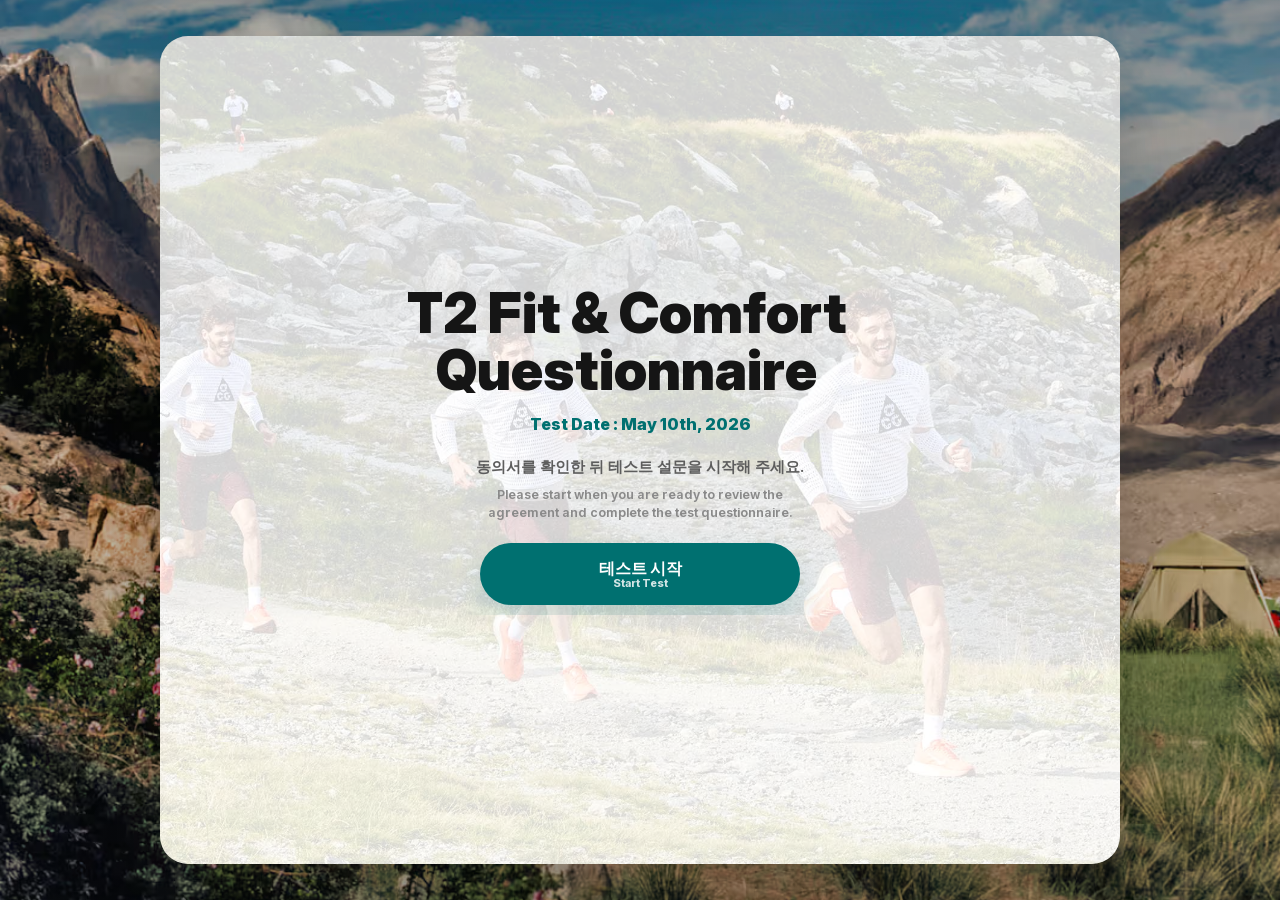
<file: index.html>
<!doctype html>
<html lang="ko">
  <head>
    <meta charset="utf-8">
    <meta name="viewport" content="width=device-width, initial-scale=1, viewport-fit=cover">
    <title>T2 Fit & Comfort Questionnaire</title>
    <link rel="preload" href="./assets/fonts/InterVariable.woff2" as="font" type="font/woff2" crossorigin>
    <link rel="stylesheet" href="./styles.css?v=20260503-plan-b2">
  </head>
  <body>
    <main class="stage" aria-live="polite">
      <section class="phone" aria-label="T2 Fit & Comfort Questionnaire">
        <button class="profile-button" id="settingsButton" type="button" aria-label="Settings" hidden>
          <svg viewBox="0 0 24 24" aria-hidden="true">
            <circle cx="12" cy="8" r="3.2"></circle>
            <path d="M5.6 20c.7-3.4 3.1-5.5 6.4-5.5s5.7 2.1 6.4 5.5"></path>
            <path d="M8 22h8"></path>
          </svg>
        </button>

        <section class="masthead">
          <p class="kicker" id="kicker">T2 Fit & Comfort Questionnaire</p>
          <h1 id="screenTitle"></h1>
          <p class="screen-meta" id="screenMeta" hidden></p>
        </section>

        <section class="content" id="content"></section>

        <footer class="bottom-nav">
          <div class="footer-progress" aria-label="Survey progress">
            <span class="progress-count" id="progressCount">1/29</span>
            <div class="progress-track">
              <span id="progressBar"></span>
            </div>
          </div>
          <div class="nav-actions">
            <button class="fab secondary" id="backButton" type="button" aria-label="Previous">
              <svg viewBox="0 0 24 24" aria-hidden="true">
                <path d="M15 6l-6 6 6 6"></path>
              </svg>
            </button>
            <button class="fab" id="nextButton" type="button" aria-label="Next">
              <svg viewBox="0 0 24 24" aria-hidden="true">
                <path d="M9 6l6 6-6 6"></path>
              </svg>
            </button>
          </div>
        </footer>
      </section>
    </main>

    <dialog class="settings" id="settingsDialog" hidden>
      <form method="dialog" class="settings-form">
        <h2>Submission</h2>
        <label for="flowUrl">Test endpoint URL</label>
        <input id="flowUrl" type="url" autocomplete="off" spellcheck="false">
        <p id="settingsHint">Production uses the Microsoft 365 SharePoint list when opened from SharePoint.</p>
        <menu>
          <button value="cancel" type="submit">Close</button>
          <button id="saveSettings" value="default" type="button">Save</button>
        </menu>
      </form>
    </dialog>

    <script src="./app.js?v=20260503-plan-b2"></script>
  </body>
</html>
</file>
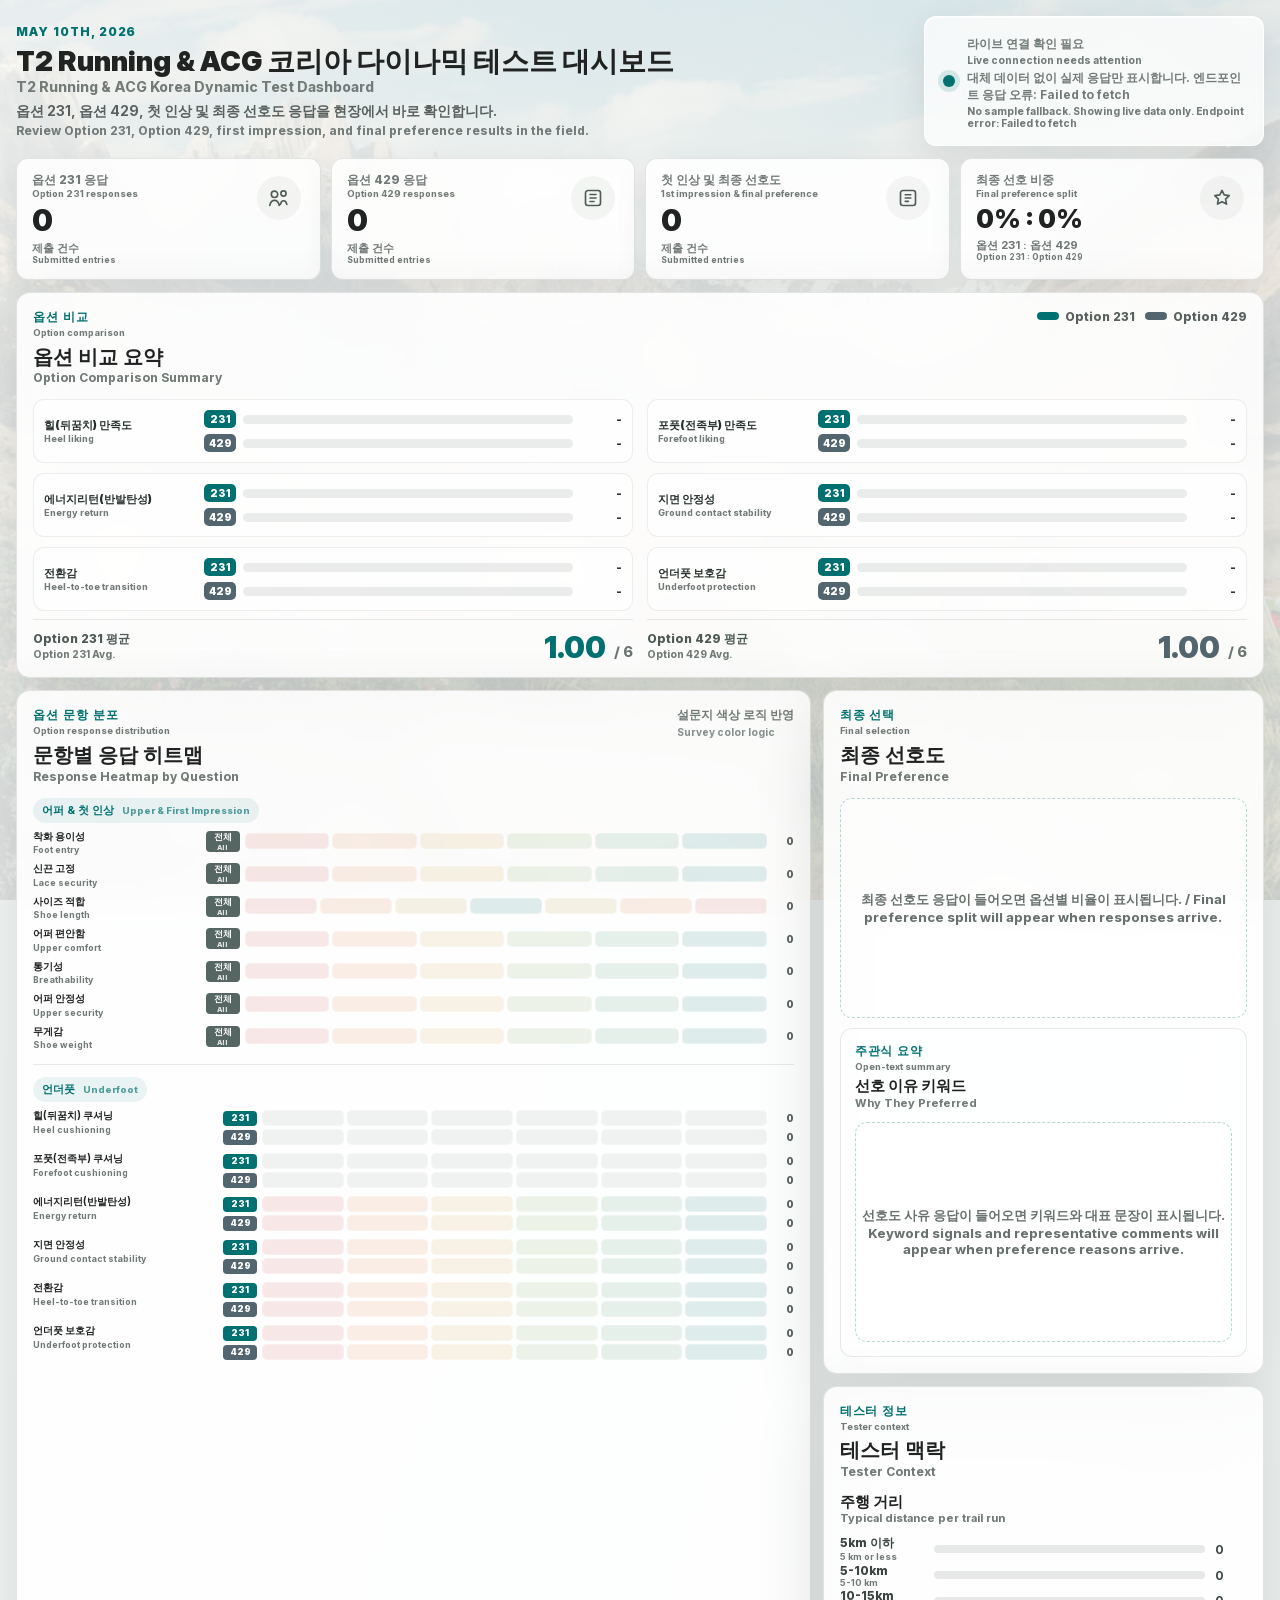
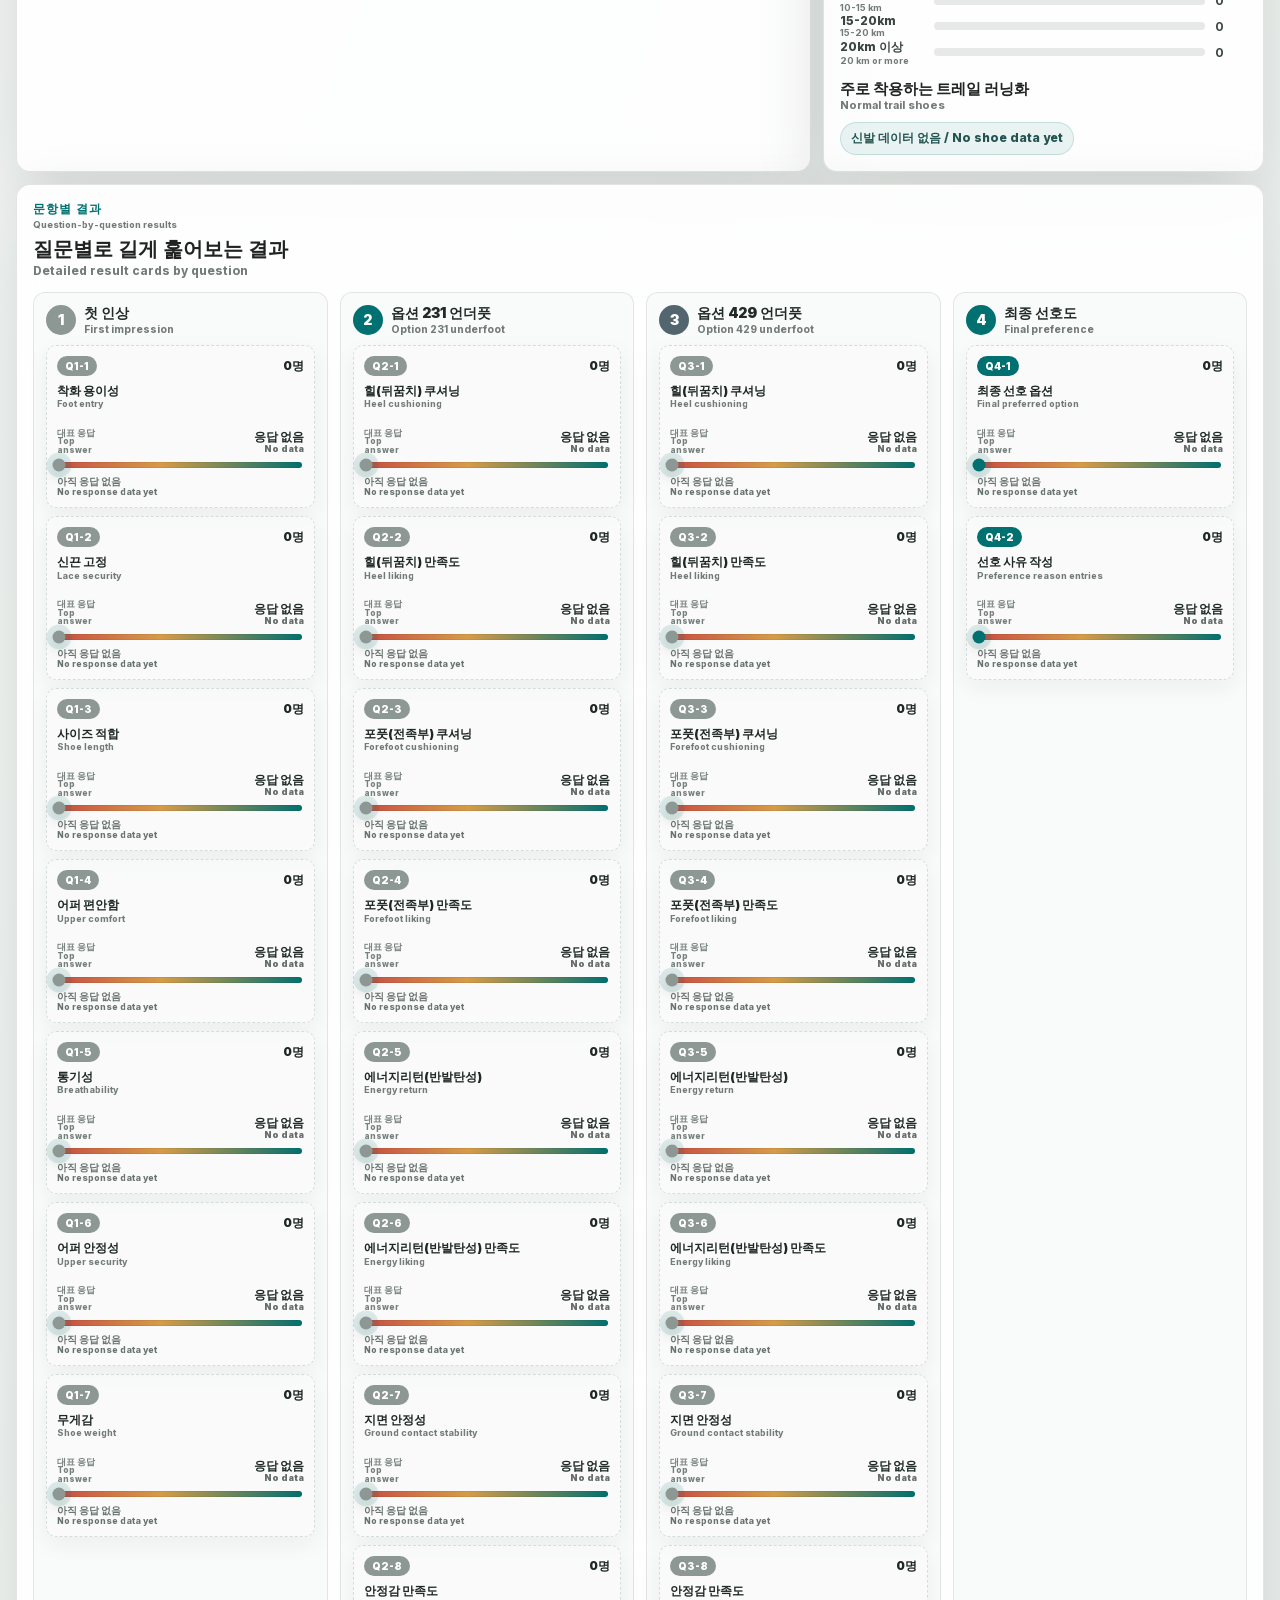
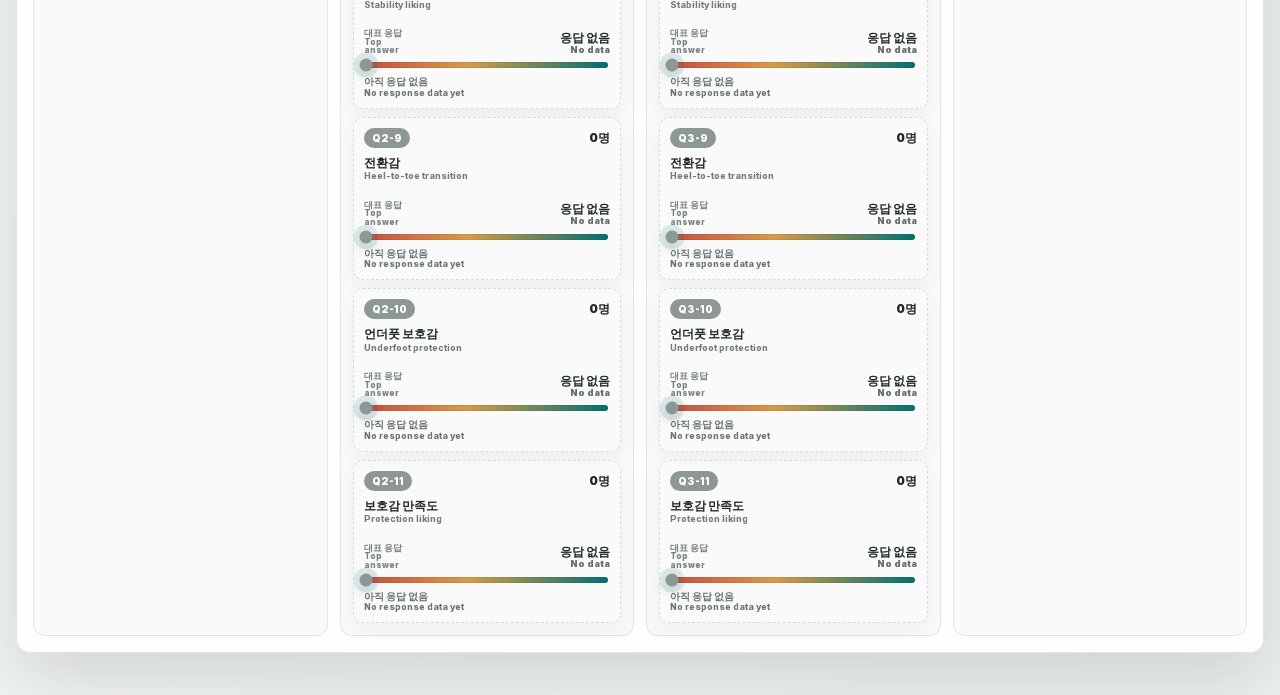
<file: dashboard.html>
<!doctype html>
<html lang="ko">
  <head>
    <meta charset="utf-8">
    <meta name="viewport" content="width=device-width, initial-scale=1, viewport-fit=cover">
    <title>T2 Running & ACG Korea Dynamic Test Dashboard</title>
    <link rel="icon" href="data:,">
    <link rel="preload" href="./assets/fonts/InterVariable.woff2" as="font" type="font/woff2" crossorigin>
    <link rel="stylesheet" href="./dashboard.css?v=20260509-kpi-header">
  </head>
  <body>
    <main class="dashboard-shell">
      <header class="dashboard-hero">
        <div class="hero-copy">
          <p class="eyebrow">May 10th, 2026</p>
          <h1>
            <span>T2 Running &amp; ACG 코리아 다이나믹 테스트 대시보드</span>
            <small>T2 Running &amp; ACG Korea Dynamic Test Dashboard</small>
          </h1>
          <p class="hero-note">
            <span>옵션 231, 옵션 429, 첫 인상 및 최종 선호도 응답을 현장에서 바로 확인합니다.</span>
            <small>Review Option 231, Option 429, first impression, and final preference results in the field.</small>
          </p>
        </div>
        <div class="sync-card" aria-live="polite">
          <span class="sync-dot"></span>
          <div>
            <strong id="sourceLabel">
              <span>Excel Online 데이터 모델 준비됨</span>
              <small>Excel Online data model ready</small>
            </strong>
            <span id="sourceDetail">
              <span>실시간 응답 엔드포인트 연결 대기 중</span>
              <small>Waiting for live response endpoint</small>
            </span>
          </div>
        </div>
      </header>

      <section class="kpi-grid" id="kpiGrid" aria-label="Response overview"></section>

      <section class="dashboard-grid">
        <article class="panel panel-compare">
          <div class="panel-heading">
            <div>
              <p class="section-label"><span>옵션 비교</span><small>Option comparison</small></p>
              <h2><span>옵션 비교 요약</span><small>Option Comparison Summary</small></h2>
            </div>
            <div class="legend" id="optionLegend"></div>
          </div>
          <div class="comparison-wrap" id="comparisonChart"></div>
          <div class="option-summary" id="optionSummary"></div>
        </article>

        <article class="panel panel-heatmap">
          <div class="panel-heading">
            <div>
              <p class="section-label"><span>옵션 문항 분포</span><small>Option response distribution</small></p>
              <h2><span>문항별 응답 히트맵</span><small>Response Heatmap by Question</small></h2>
            </div>
            <span class="muted"><span>설문지 색상 로직 반영</span><small>Survey color logic</small></span>
          </div>
          <div id="heatmap"></div>
        </article>

        <article class="panel panel-preference">
          <div class="panel-heading">
            <div>
              <p class="section-label"><span>최종 선택</span><small>Final selection</small></p>
              <h2><span>최종 선호도</span><small>Final Preference</small></h2>
            </div>
          </div>
          <div id="preferencePanel"></div>
          <div class="reason-block">
            <div>
              <p class="section-label"><span>주관식 요약</span><small>Open-text summary</small></p>
              <h3><span>선호 이유 키워드</span><small>Why They Preferred</small></h3>
            </div>
            <div id="reasonSignals"></div>
          </div>
        </article>

        <article class="panel panel-context">
          <div class="panel-heading">
            <div>
              <p class="section-label"><span>테스터 정보</span><small>Tester context</small></p>
              <h2><span>테스터 맥락</span><small>Tester Context</small></h2>
            </div>
          </div>
          <div id="testerContext"></div>
        </article>
      </section>

      <section class="question-insights-panel" aria-label="Question insight summary">
        <div class="panel-heading">
          <div>
            <p class="section-label"><span>문항별 결과</span><small>Question-by-question results</small></p>
            <h2><span>질문별로 길게 훑어보는 결과</span><small>Detailed result cards by question</small></h2>
          </div>
        </div>
        <div id="questionInsights" class="question-insight-grid"></div>
      </section>

    </main>

    <script src="./dashboard.js?v=20260510-no-outsole-traction"></script>
  </body>
</html>
</file>
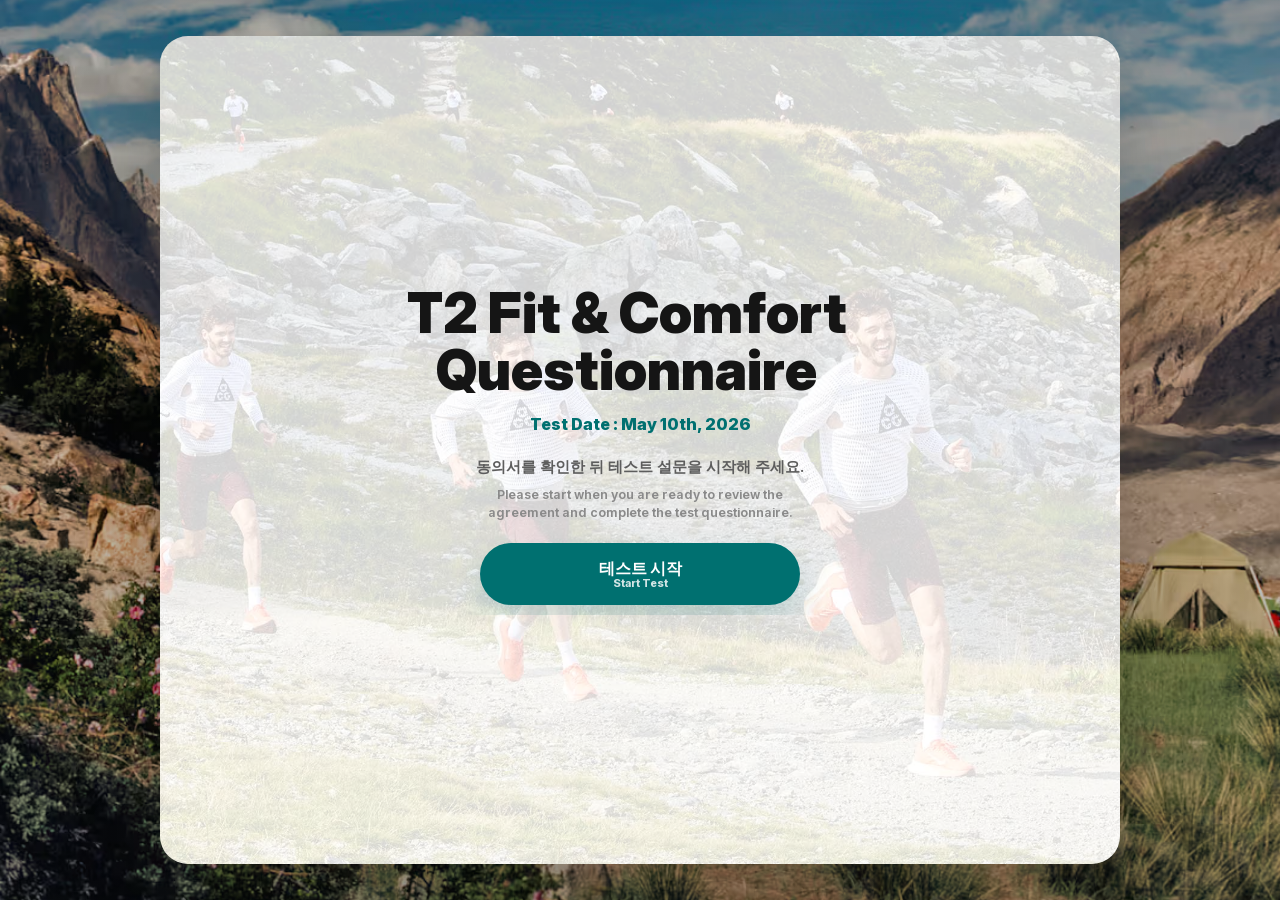
<file: final-preference.html>
<!doctype html>
<html lang="ko">
  <head>
    <meta charset="utf-8">
    <meta name="viewport" content="width=device-width, initial-scale=1, viewport-fit=cover">
    <title>T2 Fit & Comfort Questionnaire - Final Preference</title>
    <link rel="preload" href="./assets/fonts/InterVariable.woff2" as="font" type="font/woff2" crossorigin>
    <link rel="stylesheet" href="./styles.css?v=20260503-plan-b2">
  </head>
  <body data-survey-mode="finalPreference">
    <main class="stage" aria-live="polite">
      <section class="phone" aria-label="T2 Fit & Comfort Questionnaire">
        <button class="profile-button" id="settingsButton" type="button" aria-label="Settings" hidden>
          <svg viewBox="0 0 24 24" aria-hidden="true">
            <circle cx="12" cy="8" r="3.2"></circle>
            <path d="M5.6 20c.7-3.4 3.1-5.5 6.4-5.5s5.7 2.1 6.4 5.5"></path>
            <path d="M8 22h8"></path>
          </svg>
        </button>
        <section class="masthead">
          <p class="kicker" id="kicker">T2 Fit & Comfort Questionnaire</p>
          <h1 id="screenTitle"></h1>
          <p class="screen-meta" id="screenMeta" hidden></p>
        </section>
        <section class="content" id="content"></section>
        <footer class="bottom-nav">
          <div class="footer-progress" aria-label="Survey progress">
            <span class="progress-count" id="progressCount">1/29</span>
            <div class="progress-track">
              <span id="progressBar"></span>
            </div>
          </div>
          <div class="nav-actions">
            <button class="fab secondary" id="backButton" type="button" aria-label="Previous">
              <svg viewBox="0 0 24 24" aria-hidden="true"><path d="M15 6l-6 6 6 6"></path></svg>
            </button>
            <button class="fab" id="nextButton" type="button" aria-label="Next">
              <svg viewBox="0 0 24 24" aria-hidden="true"><path d="M9 6l6 6-6 6"></path></svg>
            </button>
          </div>
        </footer>
      </section>
    </main>
    <dialog class="settings" id="settingsDialog" hidden>
      <form method="dialog" class="settings-form">
        <h2>Submission</h2>
        <label for="flowUrl">Test endpoint URL</label>
        <input id="flowUrl" type="url" autocomplete="off" spellcheck="false">
        <p id="settingsHint">Production uses the Microsoft 365 SharePoint list when opened from SharePoint.</p>
        <menu>
          <button value="cancel" type="submit">Close</button>
          <button id="saveSettings" value="default" type="button">Save</button>
        </menu>
      </form>
    </dialog>
    <script src="./app.js?v=20260503-plan-b2"></script>
  </body>
</html>
</file>
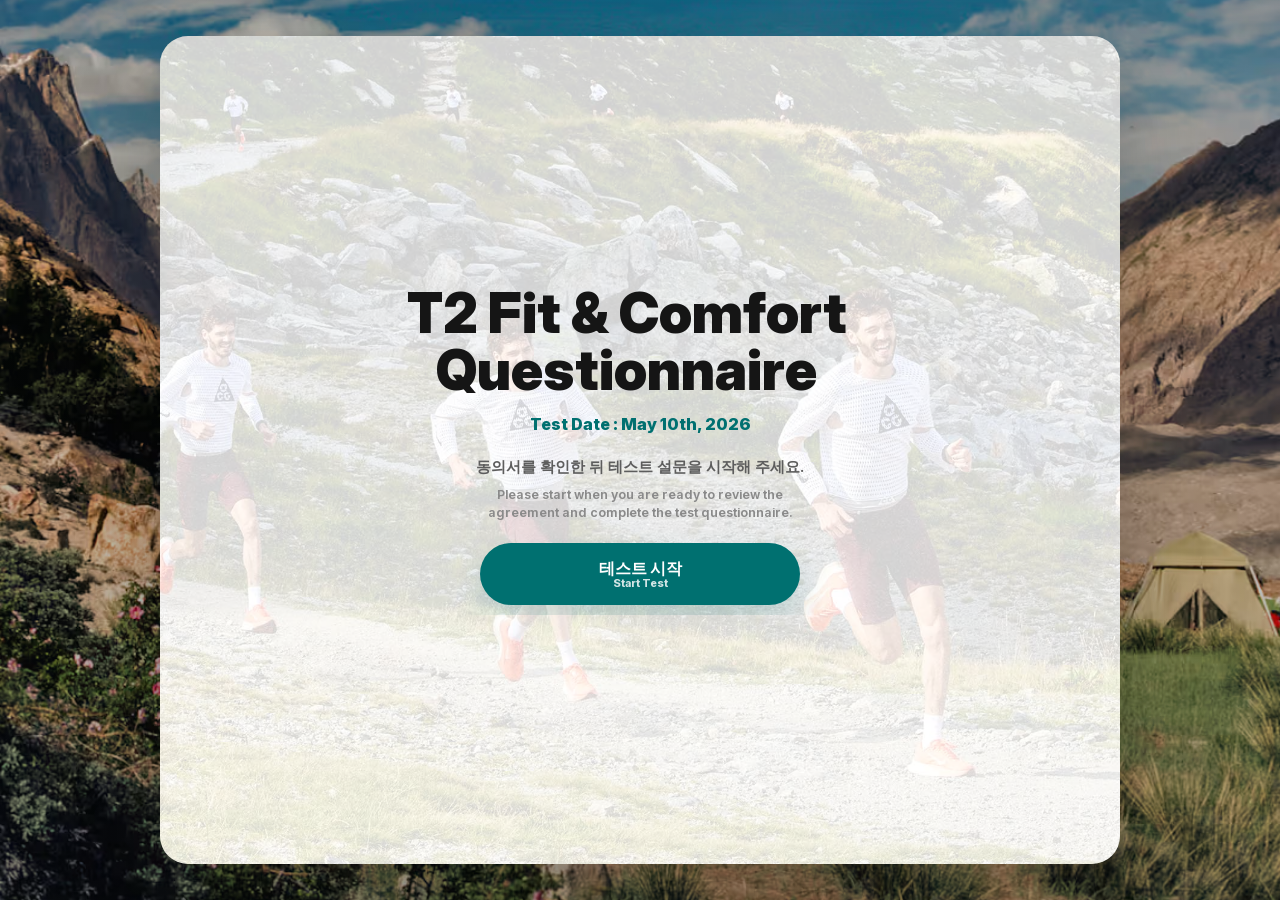
<file: option-231.html>
<!doctype html>
<html lang="ko">
  <head>
    <meta charset="utf-8">
    <meta name="viewport" content="width=device-width, initial-scale=1, viewport-fit=cover">
    <title>T2 Fit & Comfort Questionnaire - Option 231</title>
    <link rel="preload" href="./assets/fonts/InterVariable.woff2" as="font" type="font/woff2" crossorigin>
    <link rel="stylesheet" href="./styles.css?v=20260503-plan-b2">
  </head>
  <body data-survey-mode="option231">
    <main class="stage" aria-live="polite">
      <section class="phone" aria-label="T2 Fit & Comfort Questionnaire">
        <button class="profile-button" id="settingsButton" type="button" aria-label="Settings" hidden>
          <svg viewBox="0 0 24 24" aria-hidden="true">
            <circle cx="12" cy="8" r="3.2"></circle>
            <path d="M5.6 20c.7-3.4 3.1-5.5 6.4-5.5s5.7 2.1 6.4 5.5"></path>
            <path d="M8 22h8"></path>
          </svg>
        </button>
        <section class="masthead">
          <p class="kicker" id="kicker">T2 Fit & Comfort Questionnaire</p>
          <h1 id="screenTitle"></h1>
          <p class="screen-meta" id="screenMeta" hidden></p>
        </section>
        <section class="content" id="content"></section>
        <footer class="bottom-nav">
          <div class="footer-progress" aria-label="Survey progress">
            <span class="progress-count" id="progressCount">1/29</span>
            <div class="progress-track">
              <span id="progressBar"></span>
            </div>
          </div>
          <div class="nav-actions">
            <button class="fab secondary" id="backButton" type="button" aria-label="Previous">
              <svg viewBox="0 0 24 24" aria-hidden="true"><path d="M15 6l-6 6 6 6"></path></svg>
            </button>
            <button class="fab" id="nextButton" type="button" aria-label="Next">
              <svg viewBox="0 0 24 24" aria-hidden="true"><path d="M9 6l6 6-6 6"></path></svg>
            </button>
          </div>
        </footer>
      </section>
    </main>
    <dialog class="settings" id="settingsDialog" hidden>
      <form method="dialog" class="settings-form">
        <h2>Submission</h2>
        <label for="flowUrl">Test endpoint URL</label>
        <input id="flowUrl" type="url" autocomplete="off" spellcheck="false">
        <p id="settingsHint">Production uses the Microsoft 365 SharePoint list when opened from SharePoint.</p>
        <menu>
          <button value="cancel" type="submit">Close</button>
          <button id="saveSettings" value="default" type="button">Save</button>
        </menu>
      </form>
    </dialog>
    <script src="./app.js?v=20260503-plan-b2"></script>
  </body>
</html>
</file>
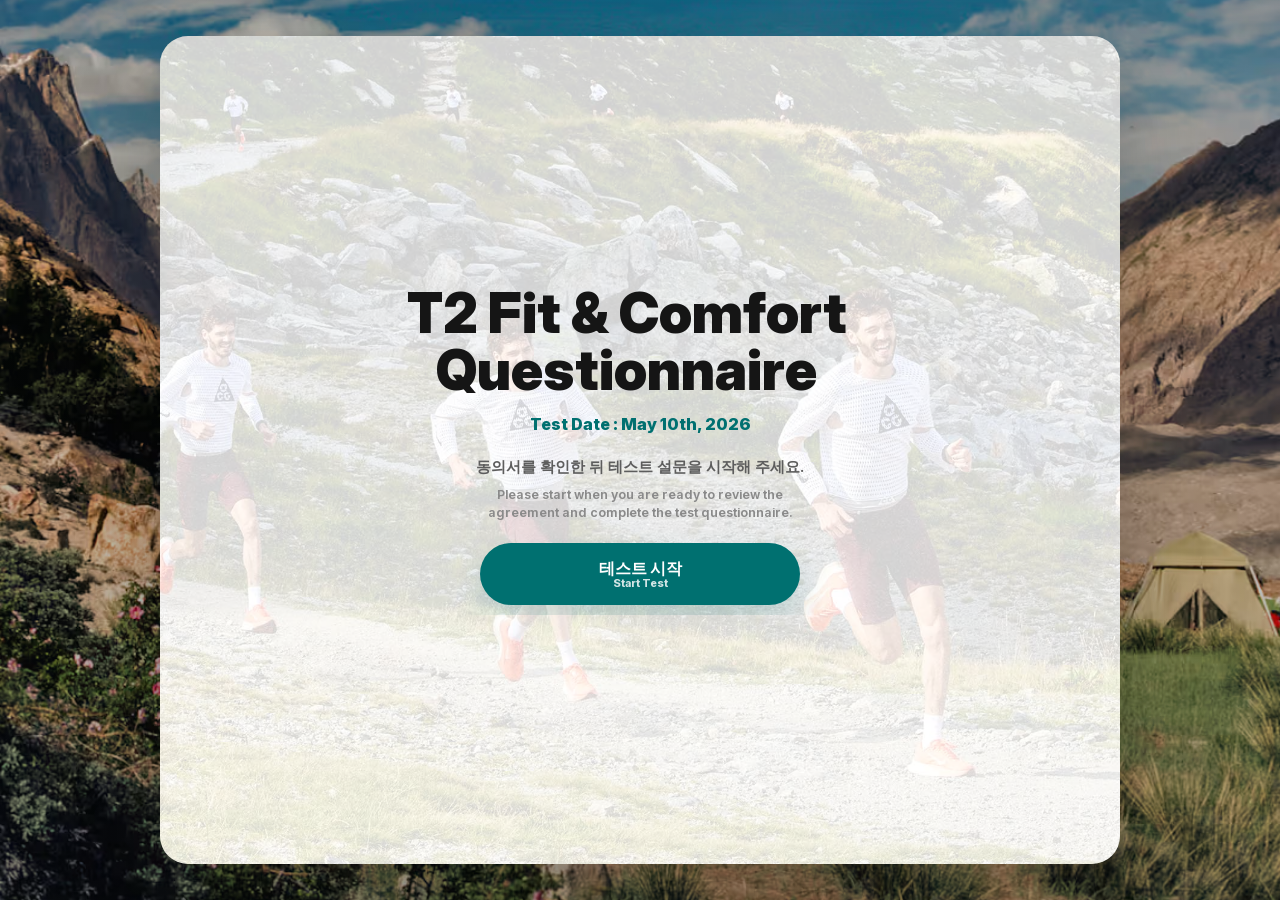
<file: option-429.html>
<!doctype html>
<html lang="ko">
  <head>
    <meta charset="utf-8">
    <meta name="viewport" content="width=device-width, initial-scale=1, viewport-fit=cover">
    <title>T2 Fit & Comfort Questionnaire - Option 429</title>
    <link rel="preload" href="./assets/fonts/InterVariable.woff2" as="font" type="font/woff2" crossorigin>
    <link rel="stylesheet" href="./styles.css?v=20260503-plan-b2">
  </head>
  <body data-survey-mode="option429">
    <main class="stage" aria-live="polite">
      <section class="phone" aria-label="T2 Fit & Comfort Questionnaire">
        <button class="profile-button" id="settingsButton" type="button" aria-label="Settings" hidden>
          <svg viewBox="0 0 24 24" aria-hidden="true">
            <circle cx="12" cy="8" r="3.2"></circle>
            <path d="M5.6 20c.7-3.4 3.1-5.5 6.4-5.5s5.7 2.1 6.4 5.5"></path>
            <path d="M8 22h8"></path>
          </svg>
        </button>
        <section class="masthead">
          <p class="kicker" id="kicker">T2 Fit & Comfort Questionnaire</p>
          <h1 id="screenTitle"></h1>
          <p class="screen-meta" id="screenMeta" hidden></p>
        </section>
        <section class="content" id="content"></section>
        <footer class="bottom-nav">
          <div class="footer-progress" aria-label="Survey progress">
            <span class="progress-count" id="progressCount">1/29</span>
            <div class="progress-track">
              <span id="progressBar"></span>
            </div>
          </div>
          <div class="nav-actions">
            <button class="fab secondary" id="backButton" type="button" aria-label="Previous">
              <svg viewBox="0 0 24 24" aria-hidden="true"><path d="M15 6l-6 6 6 6"></path></svg>
            </button>
            <button class="fab" id="nextButton" type="button" aria-label="Next">
              <svg viewBox="0 0 24 24" aria-hidden="true"><path d="M9 6l6 6-6 6"></path></svg>
            </button>
          </div>
        </footer>
      </section>
    </main>
    <dialog class="settings" id="settingsDialog" hidden>
      <form method="dialog" class="settings-form">
        <h2>Submission</h2>
        <label for="flowUrl">Test endpoint URL</label>
        <input id="flowUrl" type="url" autocomplete="off" spellcheck="false">
        <p id="settingsHint">Production uses the Microsoft 365 SharePoint list when opened from SharePoint.</p>
        <menu>
          <button value="cancel" type="submit">Close</button>
          <button id="saveSettings" value="default" type="button">Save</button>
        </menu>
      </form>
    </dialog>
    <script src="./app.js?v=20260503-plan-b2"></script>
  </body>
</html>
</file>
<file: styles.css>
@font-face {
  font-family: "Inter";
  src: url("./assets/fonts/InterVariable.woff2") format("woff2");
  font-display: swap;
  font-style: normal;
  font-weight: 100 900;
}

@font-face {
  font-family: "Inter";
  src: url("./assets/fonts/InterVariable-Italic.woff2") format("woff2");
  font-display: swap;
  font-style: italic;
  font-weight: 100 900;
}

:root {
  --accent: #007070;
  --accent-soft: #e5f4f4;
  --ink: #151515;
  --muted: #8b8b8b;
  --line: #e9e9e9;
  --paper: #ffffff;
  --canvas: #d9d9d9;
  --danger: #a73434;
  --shadow: 0 34px 86px rgba(0, 0, 0, 0.22);
}

* {
  box-sizing: border-box;
}

html,
body {
  min-width: 320px;
  min-height: 100%;
}

body {
  margin: 0;
  background:
    linear-gradient(180deg, rgba(11, 20, 19, 0.16), rgba(11, 20, 19, 0.34)),
    url("./assets/page-background.avif") center / cover fixed,
    var(--canvas);
  color: var(--ink);
  font-family: "Inter", "Apple SD Gothic Neo", "Malgun Gothic", "Noto Sans KR", ui-sans-serif, system-ui, -apple-system, BlinkMacSystemFont, "Segoe UI", sans-serif;
  letter-spacing: 0;
}

button,
input,
textarea {
  font: inherit;
  letter-spacing: 0;
}

[hidden] {
  display: none !important;
}

.stage {
  min-height: 100svh;
  display: grid;
  place-items: center;
  padding: 24px;
}

.phone {
  position: relative;
  isolation: isolate;
  width: min(390px, calc(100vw - 32px));
  height: min(844px, calc(100svh - 48px));
  min-height: 680px;
  display: grid;
  grid-template-columns: minmax(0, 1fr);
  grid-template-rows: auto minmax(0, 1fr) 112px;
  overflow: hidden;
  background: var(--paper);
  border-radius: 28px;
  box-shadow: var(--shadow);
  padding: 0 34px;
}

.phone::before {
  content: "";
  position: absolute;
  inset: 0;
  z-index: 0;
  background-image: url("./assets/background.avif");
  background-position: center;
  background-size: cover;
  opacity: 0;
  pointer-events: none;
  transform: scale(1.02);
  transition: opacity 220ms ease;
}

.phone.has-page-background::before {
  opacity: 0.18;
}

.phone.is-start {
  grid-template-rows: auto auto;
  align-content: center;
  row-gap: 22px;
}

.profile-button {
  position: absolute;
  z-index: 1;
  top: 22px;
  right: 30px;
  width: 28px;
  height: 28px;
  display: grid;
  place-items: center;
  padding: 0;
  border: 0;
  background: transparent;
  color: #686868;
  cursor: pointer;
}

.profile-button svg {
  width: 22px;
  height: 22px;
  fill: none;
  stroke: currentColor;
  stroke-width: 1.9;
  stroke-linecap: round;
  stroke-linejoin: round;
}

.masthead {
  position: relative;
  z-index: 1;
  min-width: 0;
  padding-top: 52px;
}

.phone.is-start .masthead {
  padding-top: 0;
  text-align: center;
}

.kicker {
  display: none;
  margin: 0 0 36px;
  font-size: 22px;
  font-weight: 850;
  line-height: 1.1;
}

#screenTitle {
  max-width: 100%;
  min-height: 0;
  margin: 0 0 4px;
  color: #595959;
  font-size: 18px;
  font-weight: 800;
  line-height: 1.2;
  overflow-wrap: anywhere;
  word-break: break-word;
}

.screen-title-ko,
.screen-title-en,
.screen-meta-ko,
.screen-meta-en,
.copy-ko,
.copy-en,
.button-ko,
.button-en,
.row-ko,
.row-en,
.scale-value-ko,
.scale-value-en,
.choice-label-ko,
.choice-label-en {
  display: block;
}

.screen-title-ko {
  overflow-wrap: normal;
  word-break: keep-all;
}

.screen-title-en {
  margin-top: 4px;
  color: #8a8a8a;
  font-size: 0.7em;
  font-weight: 760;
  line-height: 1.16;
}

.phone.is-start #screenTitle {
  color: var(--ink);
  font-size: clamp(34px, 7.4vw, 56px);
  font-weight: 880;
  line-height: 1.02;
}

.phone.is-start #screenTitle .screen-title-en {
  margin-top: 12px;
  color: #5f6664;
  font-size: clamp(15px, 2.2vw, 19px);
  font-weight: 760;
  line-height: 1.18;
}

.screen-meta {
  margin: 16px 0 0;
  color: var(--accent);
  font-size: 16px;
  font-weight: 850;
  line-height: 1.2;
}

.screen-meta-en {
  margin-top: 4px;
  color: rgba(0, 112, 112, 0.66);
  font-size: 0.78em;
  font-weight: 760;
}

.progress-track {
  width: 100%;
  height: 4px;
  overflow: hidden;
  background: #eeeeee;
  border-radius: 999px;
}

.progress-track span {
  display: block;
  width: 0;
  height: 100%;
  background: var(--accent);
  border-radius: inherit;
  transition: width 240ms ease;
}

.content {
  position: relative;
  z-index: 1;
  min-width: 0;
  width: 100%;
  min-height: 0;
  overflow-x: hidden;
  overflow-y: auto;
  padding: 6px 2px 10px;
  scrollbar-width: none;
}

.phone.is-start .content {
  display: grid;
  align-content: start;
  justify-items: center;
  padding-top: 0;
  text-align: center;
}

.content::-webkit-scrollbar {
  display: none;
}

.question-copy {
  max-width: 100%;
  margin: 0 0 22px;
  color: #696969;
  font-size: 14px;
  font-weight: 700;
  line-height: 1.45;
  white-space: pre-line;
  overflow-wrap: anywhere;
  word-break: break-word;
}

.localized-copy {
  white-space: normal;
}

.copy-block {
  white-space: pre-line;
}

.question-copy .copy-en,
.submit-copy .copy-en,
.start-copy .copy-en {
  margin-top: 8px;
  color: #8a8a8a;
  font-size: 0.82em;
  font-weight: 650;
  line-height: 1.42;
}

.agreement-copy .copy-ko {
  color: #4e4e4e;
}

.agreement-copy .copy-en {
  margin-top: 18px;
  padding-top: 16px;
  border-top: 1px solid rgba(0, 112, 112, 0.16);
}

.question-copy.intro {
  color: #565656;
  font-weight: 650;
}

.question-copy a {
  color: var(--accent);
  text-decoration: none;
  overflow-wrap: anywhere;
}

.survey-image-frame {
  position: relative;
  width: min(56%, 220px);
  min-height: clamp(82px, 15svh, 130px);
  margin: 0 auto 12px;
  overflow: hidden;
  border-radius: 8px;
  background: #f4f4f4;
}

.survey-image-frame.is-foot-entry {
  width: min(34%, 132px);
  min-height: clamp(54px, 8svh, 82px);
  margin-bottom: 10px;
}

.survey-image-frame.is-lace-secure {
  width: min(44%, 172px);
  min-height: clamp(64px, 10svh, 100px);
  margin-bottom: 10px;
}

.start-panel {
  display: grid;
  justify-items: center;
  gap: 22px;
  width: min(100%, 390px);
}

.start-copy {
  max-width: 330px;
  margin: 0;
  color: #5d5d5d;
  font-size: 15px;
  font-weight: 700;
  line-height: 1.45;
}

.primary-action {
  width: min(100%, 320px);
  min-height: 62px;
  border: 0;
  border-radius: 999px;
  background: var(--accent);
  color: #ffffff;
  padding: 0 24px;
  font-size: 16px;
  font-weight: 850;
  cursor: pointer;
  box-shadow: 0 16px 32px rgba(0, 112, 112, 0.18);
  transform: translateY(0) scale(1);
  transition:
    background-color 150ms ease,
    box-shadow 150ms ease,
    transform 150ms ease;
  -webkit-tap-highlight-color: transparent;
}

.button-ko {
  font-size: 1em;
  line-height: 1.1;
}

.button-en {
  margin-top: 1px;
  font-size: 0.68em;
  font-weight: 760;
  line-height: 0.96;
  opacity: 0.82;
}

.primary-action:hover {
  background: #008181;
  box-shadow: 0 18px 34px rgba(0, 112, 112, 0.22);
}

.primary-action:active {
  background: #005f5f;
  box-shadow: 0 8px 18px rgba(0, 112, 112, 0.18);
  transform: translateY(2px) scale(0.985);
}

.primary-action:focus-visible {
  outline: 3px solid rgba(0, 112, 112, 0.22);
  outline-offset: 4px;
}

.survey-image-frame.is-loaded {
  min-height: 0;
  background: transparent;
}

.survey-image-frame.is-error {
  display: grid;
  min-height: 154px;
  place-items: center;
  border: 1px solid #e2e2e2;
  color: #858585;
  font-size: 13px;
  font-weight: 750;
}

.image-skeleton {
  position: absolute;
  inset: 0;
  overflow: hidden;
  border-radius: inherit;
  background:
    linear-gradient(100deg, #eeeeee 0%, #f8f8f8 42%, #e9e9e9 72%),
    #f1f1f1;
}

.image-skeleton::before {
  content: "";
  position: absolute;
  inset: 0;
  transform: translateX(-100%);
  background: linear-gradient(90deg, transparent, rgba(255, 255, 255, 0.74), transparent);
  animation: image-skeleton-sweep 1.25s ease-in-out infinite;
}

.survey-image-frame.is-loaded .image-skeleton {
  opacity: 0;
  pointer-events: none;
  transition: opacity 180ms ease;
}

.survey-image-frame.is-error .image-skeleton {
  position: static;
  display: grid;
  place-items: center;
  background: transparent;
}

.survey-image-frame.is-error .image-skeleton::before,
.survey-image-frame.is-error .survey-image {
  display: none;
}

.survey-image {
  display: block;
  width: 100%;
  max-width: 100%;
  height: auto;
  object-fit: contain;
  border-radius: 8px;
  background: transparent;
  opacity: 0;
  transform: translateY(3px);
  transition: opacity 180ms ease, transform 180ms ease;
}

.survey-image-frame.is-loaded .survey-image {
  opacity: 1;
  transform: translateY(0);
}

@keyframes image-skeleton-sweep {
  100% {
    transform: translateX(100%);
  }
}

.strava-route-card {
  width: 100%;
  min-height: 390px;
  margin: 0 0 18px;
  overflow: hidden;
  border-radius: 8px;
  background: #f3f3f3;
}

.strava-route-card iframe {
  width: 100% !important;
  max-width: 100% !important;
  min-width: 0 !important;
  border: 0;
  border-radius: 8px;
}

.strava-pending-card {
  width: 100%;
  margin: 0 0 16px;
  padding: clamp(20px, 4.2vw, 30px);
  border: 1px solid rgba(0, 112, 112, 0.14);
  border-radius: 10px;
  background:
    linear-gradient(135deg, rgba(0, 112, 112, 0.08), rgba(255, 255, 255, 0) 42%),
    #ffffff;
  box-shadow: 0 18px 34px rgba(14, 36, 34, 0.08);
}

.strava-pending-badge {
  display: inline-flex;
  align-items: center;
  min-height: 24px;
  padding: 0 10px;
  border-radius: 999px;
  background: rgba(0, 112, 112, 0.1);
  color: var(--accent);
  font-size: 11px;
  font-weight: 860;
  letter-spacing: 0.04em;
}

.strava-pending-card h2 {
  margin: 12px 0 6px;
  color: #242424;
  font-size: clamp(21px, 3.6vw, 28px);
  font-weight: 880;
  line-height: 1.05;
}

.strava-pending-location {
  margin: 0;
  color: #6e7774;
  font-size: 14px;
  font-weight: 740;
  line-height: 1.35;
}

.strava-pending-details {
  display: grid;
  grid-template-columns: repeat(2, minmax(0, 1fr));
  gap: 12px;
  margin: 18px 0 18px;
}

.strava-pending-details div {
  min-width: 0;
  padding-top: 12px;
  border-top: 1px solid rgba(0, 112, 112, 0.16);
}

.strava-pending-details dt {
  color: #87918e;
  font-size: 11px;
  font-weight: 820;
  text-transform: uppercase;
}

.strava-pending-details dd {
  margin: 5px 0 0;
  color: #2d3533;
  font-size: 13px;
  font-weight: 780;
  line-height: 1.32;
}

.strava-pending-route {
  display: grid;
  grid-template-columns: 14px 1fr 14px 1fr 14px;
  align-items: center;
  margin: 0 0 16px;
}

.strava-pending-route span {
  width: 14px;
  height: 14px;
  border: 3px solid var(--accent);
  border-radius: 50%;
  background: #ffffff;
}

.strava-pending-route i {
  height: 3px;
  border-radius: 999px;
  background: linear-gradient(90deg, rgba(0, 112, 112, 0.25), rgba(0, 112, 112, 0.75));
}

.strava-pending-link {
  display: inline-flex;
  align-items: center;
  justify-content: center;
  min-height: 42px;
  padding: 0 18px;
  border-radius: 999px;
  background: var(--accent);
  color: #ffffff;
  font-size: 13px;
  font-weight: 850;
  text-decoration: none;
  transition: transform 150ms ease, background 150ms ease;
}

.strava-pending-link:active {
  transform: scale(0.98);
}

.choice-list {
  display: grid;
  gap: 14px;
}

.choice {
  min-height: 42px;
  width: 100%;
  border: 2px solid #9d9d9d;
  border-radius: 999px;
  background: transparent;
  color: #707070;
  padding: 8px 16px;
  font-size: 13px;
  font-weight: 800;
  line-height: 1.2;
  text-align: center;
  overflow-wrap: anywhere;
  cursor: pointer;
  transition: background 150ms ease, border-color 150ms ease, color 150ms ease, transform 150ms ease;
}

.choice:hover,
.choice:focus-visible {
  border-color: var(--accent);
  color: var(--accent);
}

.choice.is-selected {
  border-color: var(--accent);
  background: var(--accent);
  color: #ffffff;
}

.matrix {
  display: grid;
  gap: 22px;
}

.matrix.is-single-response {
  gap: 14px;
}

.matrix-row {
  display: grid;
  gap: 8px;
}

.matrix-row + .matrix-row {
  margin-top: 8px;
  padding-top: 18px;
}

.matrix-row + .matrix-row::before {
  display: none;
}

.matrix-row + .matrix-row .row-title {
  color: var(--accent);
}

.row-title {
  color: #444444;
  font-size: 16px;
  font-weight: 850;
  line-height: 1.1;
}

.row-en {
  margin-top: 3px;
  color: #8b8b8b;
  font-size: 0.78em;
  font-weight: 780;
}

.answer-scale {
  --pos: 50%;
  --marker-selected-color: var(--accent);
  --marker-selected-shadow: rgba(0, 112, 112, 0.22);
  width: 100%;
  max-width: 560px;
  display: grid;
  gap: 12px;
  margin-inline: auto;
  padding-top: 0;
}

.scale-readout {
  min-height: 30px;
  display: flex;
  align-items: baseline;
}

.scale-value {
  max-width: 100%;
  color: #242424;
  font-size: 24px;
  font-weight: 860;
  line-height: 1.08;
  overflow-wrap: anywhere;
}

.scale-value-en {
  margin-top: 3px;
  color: inherit;
  font-size: 0.58em;
  font-weight: 760;
  line-height: 1.18;
  opacity: 0.82;
}

.marker-scale .scale-readout {
  justify-content: center;
  text-align: center;
}

.liking-scale .scale-readout {
  justify-content: center;
  text-align: center;
}

.marker-scale .scale-value {
  color: var(--marker-selected-color);
  font-size: 22px;
  text-align: center;
}

.marker-scale.is-empty .scale-value {
  visibility: hidden;
}

.liking-scale {
  --face-size: 34px;
}

.liking-control {
  position: relative;
  height: 50px;
}

.liking-range {
  position: absolute;
  inset: 0;
  z-index: 3;
  width: 100%;
  height: 100%;
  margin: 0;
  opacity: 0;
  cursor: grab;
}

.liking-range:active {
  cursor: grabbing;
}

.liking-range:focus-visible + .face-slider .rating-face-thumb {
  outline: 3px solid rgba(0, 112, 112, 0.22);
  outline-offset: 4px;
}

.face-slider {
  position: absolute;
  top: 0;
  right: calc(var(--face-size) / 2);
  bottom: 0;
  left: calc(var(--face-size) / 2);
  pointer-events: none;
}

.face-rail {
  position: absolute;
  left: 0;
  right: 0;
  top: 50%;
  height: 6px;
  border-radius: 999px;
  background: linear-gradient(
    90deg,
    rgba(217, 90, 47, 0.78) 0%,
    rgba(220, 150, 52, 0.76) 25%,
    rgba(224, 198, 56, 0.72) 50%,
    rgba(187, 207, 72, 0.74) 75%,
    rgba(92, 165, 64, 0.8) 100%
  );
  transform: translateY(-50%);
  box-shadow:
    inset 0 1px 1px rgba(255, 255, 255, 0.58),
    inset 0 -1px 1px rgba(22, 35, 33, 0.1);
}

.face-rail::before {
  content: "";
  position: absolute;
  inset: 0 auto 0 0;
  width: var(--pos);
  border-radius: inherit;
  background: rgba(255, 255, 255, 0.18);
  mix-blend-mode: screen;
}

.face-stops {
  position: absolute;
  inset: 0;
}

.face-stops span {
  position: absolute;
  top: 50%;
  left: 0;
  width: 7px;
  height: 7px;
  border-radius: 50%;
  background: #f8fbfa;
  box-shadow: 0 0 0 1px rgba(0, 112, 112, 0.12);
  transform: translate(-50%, -50%);
}

.face-stops span:nth-child(2) {
  left: 25%;
}

.face-stops span:nth-child(3) {
  left: 50%;
}

.face-stops span:nth-child(4) {
  left: 75%;
}

.face-stops span:nth-child(5) {
  left: 100%;
}

.rating-face-thumb {
  position: absolute;
  left: var(--pos);
  top: 50%;
  width: var(--face-size);
  box-shadow:
    inset 4px 5px 9px rgba(255, 255, 255, 0.3),
    inset -6px -8px 12px rgba(0, 0, 0, 0.14),
    0 8px 16px rgba(19, 32, 31, 0.16);
  transform: translate(-50%, -50%);
  transition: left 180ms ease;
}

.scale-labels {
  display: flex;
  justify-content: space-between;
  gap: 18px;
  color: #69716f;
  font-size: 13px;
  font-weight: 820;
  line-height: 1.18;
  text-transform: uppercase;
}

.scale-labels > span {
  max-width: 48%;
}

.scale-labels > span:last-child {
  text-align: right;
}

.choice-label-ko {
  text-transform: none;
}

.choice-label-en {
  margin-top: 3px;
  color: #8c9693;
  font-size: 0.82em;
  font-weight: 760;
  text-transform: uppercase;
}

.scale-labels.numeric {
  font-size: 13px;
  text-transform: none;
}

.marker-rail {
  --count: 6;
  position: relative;
  display: grid;
  grid-template-columns: repeat(var(--count), minmax(0, 1fr));
  align-items: center;
  min-height: 54px;
}

.marker-rail::before {
  content: "";
  position: absolute;
  left: calc(100% / var(--count) / 2);
  right: calc(100% / var(--count) / 2);
  top: 50%;
  height: 6px;
  border-radius: 999px;
  background: #bcc5c2;
  box-shadow:
    inset 0 1px 1px rgba(255, 255, 255, 0.6),
    inset 0 -1px 1px rgba(22, 35, 33, 0.08);
  transform: translateY(-50%);
}

.marker-scale.is-quality-scale .marker-rail::before {
  background: linear-gradient(
    90deg,
    rgba(200, 79, 67, 0.78) 0%,
    rgba(216, 118, 61, 0.76) 24%,
    rgba(195, 155, 56, 0.72) 48%,
    rgba(51, 140, 102, 0.76) 74%,
    rgba(0, 112, 112, 0.82) 100%
  );
}

.marker-scale.is-quality-scale[data-scale-tone="ideal-center"] .marker-rail::before {
  background: linear-gradient(
    90deg,
    rgba(200, 79, 67, 0.78) 0%,
    rgba(216, 118, 61, 0.75) 23%,
    rgba(0, 112, 112, 0.84) 50%,
    rgba(216, 118, 61, 0.75) 77%,
    rgba(200, 79, 67, 0.78) 100%
  );
}

.marker-button {
  position: relative;
  z-index: 1;
  justify-self: center;
  width: clamp(34px, 9vw, 42px);
  height: clamp(34px, 9vw, 42px);
  padding: 0;
  border: 0;
  border-radius: 50%;
  background: transparent;
  cursor: pointer;
  display: grid;
  place-items: center;
  -webkit-tap-highlight-color: transparent;
  transition: transform 140ms ease;
}

.marker-button::before,
.marker-button::after {
  content: "";
  position: absolute;
  border-radius: 50%;
  transition: transform 150ms ease, opacity 150ms ease, background-color 150ms ease, box-shadow 150ms ease;
}

.marker-button::before {
  z-index: 2;
  width: 7px;
  height: 7px;
  background: #f8fbfa;
  box-shadow: 0 0 0 1px rgba(0, 112, 112, 0.14);
}

.marker-button::after {
  z-index: 1;
  width: 32px;
  height: 32px;
  background: var(--marker-selected-shadow);
  opacity: 0;
  transform: scale(0.58);
}

.marker-button.is-selected {
  background: transparent;
}

.marker-button.is-selected::before {
  width: 14px;
  height: 14px;
  background: var(--marker-selected-color);
  box-shadow: 0 7px 14px rgba(16, 28, 27, 0.13);
}

.marker-button.is-selected::after {
  opacity: 1;
  transform: scale(1);
}

.marker-button:active {
  transform: scale(0.92);
}

.marker-button:focus-visible {
  outline: 3px solid rgba(0, 112, 112, 0.22);
  outline-offset: 4px;
}

.matrix-options {
  display: grid;
  gap: 10px;
  grid-template-columns: repeat(2, minmax(0, 1fr));
}

.matrix-options.rating {
  grid-template-columns: repeat(5, minmax(0, 1fr));
  gap: 8px;
}

.matrix-options.rating .choice {
  min-height: 76px;
  padding: 4px 0;
}

.value-1 {
  --rating-color: #d95a2f;
  --rating-soft: #fff0ea;
  --rating-border: #e39a83;
  --rating-mouth: #4a2418;
}

.value-2 {
  --rating-color: #dc9634;
  --rating-soft: #fff6e6;
  --rating-border: #e6bd77;
  --rating-mouth: #4b2d17;
}

.value-3 {
  --rating-color: #e0c638;
  --rating-soft: #fffbe5;
  --rating-border: #d8c969;
  --rating-mouth: #463719;
}

.value-4 {
  --rating-color: #bbcf48;
  --rating-soft: #f8fbe5;
  --rating-border: #c5d76f;
  --rating-mouth: #34410f;
}

.value-5 {
  --rating-color: #5ca540;
  --rating-soft: #eef8ea;
  --rating-border: #8fc780;
  --rating-mouth: #243618;
}

.rating-face {
  position: relative;
  display: inline-block;
  flex: 0 0 auto;
  aspect-ratio: 1;
  border-radius: 50%;
  background:
    radial-gradient(circle at 34% 28%, rgba(255, 255, 255, 0.66), rgba(255, 255, 255, 0) 28%),
    radial-gradient(circle at 68% 74%, rgba(0, 0, 0, 0.16), rgba(0, 0, 0, 0) 42%),
    var(--rating-color);
  box-shadow:
    inset 4px 5px 9px rgba(255, 255, 255, 0.3),
    inset -6px -8px 12px rgba(0, 0, 0, 0.14),
    0 6px 12px rgba(0, 0, 0, 0.08);
}

.rating-face::before,
.rating-face::after {
  content: "";
  position: absolute;
  top: 34%;
  width: 9%;
  height: 14%;
  border-radius: 50%;
  background: #3e2b1d;
}

.rating-face::before {
  left: 31%;
}

.rating-face::after {
  left: 60%;
}

.rating-face-mini {
  width: 42px;
}

.rating-mouth {
  position: absolute;
  left: 50%;
  top: 62%;
  width: 42%;
  height: 20%;
  transform: translateX(-50%);
}

.value-1 .rating-mouth {
  top: 66%;
  width: 43%;
  border-top: 4px solid var(--rating-mouth);
  border-radius: 50% 50% 0 0;
}

.value-2 .rating-mouth {
  top: 67%;
  width: 36%;
  border-top: 3px solid var(--rating-mouth);
  border-radius: 50% 50% 0 0;
}

.value-3 .rating-mouth {
  top: 68%;
  width: 38%;
  height: 0;
  border-top: 3px solid var(--rating-mouth);
  border-radius: 999px;
}

.value-4 .rating-mouth {
  top: 57%;
  width: 38%;
  border-bottom: 4px solid var(--rating-mouth);
  border-radius: 0 0 50% 50%;
}

.value-5 .rating-mouth {
  top: 56%;
  width: 42%;
  height: 23%;
  border-radius: 0 0 999px 999px;
  background: var(--rating-mouth);
}

.rating-choice {
  display: inline-flex;
  flex-direction: column;
  align-items: center;
  justify-content: center;
  gap: 4px;
  border: 0;
  border-radius: 18px;
  background: transparent;
  color: #333333;
  padding-inline: 0;
}

.rating-choice:hover,
.rating-choice:focus-visible {
  color: #303030;
  box-shadow: inset 0 0 0 2px var(--rating-border);
}

.rating-choice.is-selected {
  background: var(--rating-soft);
  color: #242424;
  box-shadow:
    inset 0 0 0 2px var(--rating-color),
    0 12px 22px rgba(0, 0, 0, 0.1);
  transform: translateY(-1px);
}

.rating-choice.is-selected .rating-face {
  box-shadow:
    inset 4px 5px 9px rgba(255, 255, 255, 0.3),
    inset -6px -8px 12px rgba(0, 0, 0, 0.14),
    0 0 0 4px rgba(255, 255, 255, 0.78);
}

.rating-choice-number {
  font-size: 15px;
  font-weight: 850;
  line-height: 1;
}

.text-answer {
  width: 100%;
  min-height: 48px;
  border: 2px solid #b8b8b8;
  border-radius: 8px;
  padding: 14px 16px;
  color: #373737;
  background: #ffffff;
  font-size: 15px;
  font-weight: 650;
  line-height: 1.35;
  resize: none;
  outline: none;
}

.text-answer:focus {
  border-color: var(--accent);
  box-shadow: 0 0 0 4px var(--accent-soft);
}

textarea.text-answer {
  min-height: 156px;
}

.final-preference-panel {
  display: grid;
  gap: 22px;
}

.final-preference-copy {
  margin-bottom: 4px;
}

.preference-block {
  display: grid;
  gap: 12px;
}

.preference-question {
  display: block;
  margin: 0;
  color: #3f3f3f;
  font-size: 16px;
  font-weight: 860;
  line-height: 1.22;
}

.preference-question-ko {
  display: block;
  overflow-wrap: normal;
  word-break: keep-all;
}

.preference-question-en {
  display: block;
  margin-top: 4px;
  color: #8a8a8a;
  font-size: 0.78em;
  font-weight: 760;
}

.preference-choice-grid {
  display: grid;
  grid-template-columns: repeat(2, minmax(0, 1fr));
  gap: 10px;
}

.preference-card {
  min-height: 82px;
  border: 2px solid #d4d4d4;
  border-radius: 14px;
  padding: 16px 12px;
  background: rgba(255, 255, 255, 0.82);
  color: #4a4a4a;
  font: inherit;
  text-align: center;
  cursor: pointer;
  transition:
    border-color 160ms ease,
    background-color 160ms ease,
    color 160ms ease,
    transform 160ms ease;
  -webkit-tap-highlight-color: transparent;
}

.preference-card:hover,
.preference-card:focus-visible {
  border-color: var(--accent);
  outline: none;
  transform: translateY(-1px);
}

.preference-card:active {
  transform: translateY(1px) scale(0.98);
}

.preference-card.is-selected {
  border-color: var(--accent);
  background: var(--accent);
  color: #ffffff;
}

.preference-card-ko {
  display: block;
  font-size: 17px;
  font-weight: 890;
  line-height: 1.05;
  overflow-wrap: normal;
  word-break: keep-all;
}

.preference-card-en {
  display: block;
  margin-top: 6px;
  font-size: 12px;
  font-weight: 760;
  line-height: 1.1;
  opacity: 0.84;
}

.preference-reason {
  min-height: 148px;
}

.submit-copy {
  margin: 0 0 12px;
  color: #666666;
  font-size: 14px;
  font-weight: 700;
  line-height: 1.45;
}

.submit-guidance,
.submit-reminder {
  margin: 0 0 14px;
  padding: 13px 14px;
  border: 1px solid rgba(0, 112, 112, 0.14);
  border-radius: 12px;
  background: rgba(0, 112, 112, 0.07);
  color: #47514f;
  font-size: 13px;
  font-weight: 720;
  line-height: 1.42;
}

.submit-reminder {
  margin-top: 14px;
  margin-bottom: 0;
  background: rgba(255, 255, 255, 0.64);
}

.submit-reminder.is-active {
  border-color: rgba(0, 112, 112, 0.24);
  background: rgba(0, 112, 112, 0.08);
}

.submit-backup-panel {
  margin: 12px 0 0;
  padding: 14px;
  border: 1px solid rgba(200, 79, 67, 0.24);
  border-radius: 14px;
  background: rgba(255, 248, 244, 0.88);
  color: #5c4945;
  font-size: 13px;
  font-weight: 740;
  line-height: 1.38;
}

.submit-backup-panel strong {
  display: block;
  color: #3f302c;
  font-size: 14px;
  line-height: 1.25;
}

.submit-backup-panel p {
  margin: 9px 0 12px;
}

.submit-backup-panel .copy-en {
  margin-top: 5px;
  color: #7f6c66;
  font-size: 0.86em;
  font-weight: 650;
}

.backup-download {
  display: inline-flex;
  min-height: 42px;
  align-items: center;
  justify-content: center;
  gap: 8px;
  padding: 9px 18px;
  border-radius: 999px;
  background: #007070;
  color: #ffffff;
  font-weight: 850;
  text-decoration: none;
  box-shadow: 0 12px 22px rgba(0, 112, 112, 0.15);
}

.submit-guidance .copy-en,
.submit-reminder .copy-en {
  margin-top: 7px;
  color: #7d8582;
  font-size: 0.86em;
  font-weight: 650;
}

.submit-guidance a,
.submit-reminder a,
.submit-status a {
  color: var(--accent);
  font-weight: 850;
  text-decoration: none;
  border-bottom: 1px solid rgba(0, 112, 112, 0.28);
}

.submit-button {
  position: relative;
  isolation: isolate;
  display: grid;
  place-items: center;
  width: 100%;
  min-height: 52px;
  overflow: hidden;
  border: 0;
  border-radius: 999px;
  background: var(--accent);
  color: #ffffff;
  font-size: 16px;
  font-weight: 850;
  cursor: pointer;
  transform: translateY(0) scale(1);
  transition:
    background-color 150ms ease,
    box-shadow 150ms ease,
    transform 150ms ease;
  -webkit-tap-highlight-color: transparent;
}

.submit-button::before,
.submit-button::after {
  content: "";
  position: absolute;
  inset: 0;
  pointer-events: none;
  opacity: 0;
}

.submit-button::before {
  z-index: 0;
  width: 0;
  border-radius: inherit;
  background: linear-gradient(90deg, #008686, #20b6aa);
}

.submit-button::after {
  z-index: 1;
  width: 42%;
  background: linear-gradient(90deg, transparent, rgba(255, 255, 255, 0.34), transparent);
  transform: translateX(-130%);
}

.submit-button-label {
  position: relative;
  z-index: 2;
}

.submit-button:disabled {
  cursor: wait;
  opacity: 1;
}

.submit-button:not(:disabled):hover {
  background: #008181;
  box-shadow: 0 14px 26px rgba(0, 112, 112, 0.16);
}

.submit-button:not(:disabled):active {
  background: #005f5f;
  box-shadow: 0 8px 18px rgba(0, 112, 112, 0.14);
  transform: translateY(2px) scale(0.985);
}

.submit-button.is-submitting::before {
  opacity: 1;
  animation: submit-progress-fill 5.4s cubic-bezier(0.2, 0.85, 0.25, 1) forwards;
}

.submit-button.is-submitting::after {
  opacity: 1;
  animation: submit-progress-sheen 1.15s ease-in-out infinite;
}

.submit-button.is-submitted {
  background: #007a70;
}

.submit-button.is-submitted .submit-button-label {
  color: #ffffff;
}

.submit-button.is-submitted::before {
  width: 100%;
  opacity: 1;
  background: linear-gradient(90deg, #007070, #009681);
}

.submit-button.is-submitted:disabled {
  cursor: default;
}

@keyframes submit-progress-fill {
  0% {
    width: 8%;
  }

  48% {
    width: 62%;
  }

  82% {
    width: 86%;
  }

  100% {
    width: 94%;
  }
}

@keyframes submit-progress-sheen {
  100% {
    transform: translateX(260%);
  }
}

.submit-status {
  min-height: 44px;
  margin-top: 16px;
  color: #686868;
  font-size: 13px;
  font-weight: 700;
  line-height: 1.35;
  white-space: pre-line;
}

.submit-status.error {
  color: var(--danger);
}

.bottom-nav {
  position: relative;
  z-index: 1;
  min-width: 0;
  display: flex;
  align-items: center;
  min-height: 112px;
}

.bottom-nav.no-actions .footer-progress {
  width: 100%;
  max-width: 100%;
  padding-right: 0;
}

.footer-progress {
  width: calc(100% - 132px);
  max-width: calc(100% - 132px);
  display: grid;
  gap: 9px;
  min-width: 0;
  padding-right: 18px;
}

.progress-count {
  color: #8d8d8d;
  font-size: 13px;
  font-weight: 850;
  line-height: 1;
}

.nav-actions {
  position: absolute;
  right: 0;
  bottom: 38px;
  display: inline-flex;
  gap: 10px;
}

.nav-actions[hidden] {
  display: none !important;
}

.fab {
  width: 54px;
  height: 54px;
  display: grid;
  place-items: center;
  border: 0;
  border-radius: 50%;
  background: #ffffff;
  color: #8c8c8c;
  box-shadow: 0 14px 30px rgba(0, 0, 0, 0.09);
  cursor: pointer;
}

.fab svg {
  width: 20px;
  height: 20px;
  fill: none;
  stroke: currentColor;
  stroke-width: 2.4;
  stroke-linecap: round;
  stroke-linejoin: round;
}

.fab.secondary {
  border: 1px solid #e4e4e4;
  background: #f8f8f8;
  color: #777777;
}

.phone.is-agreement .fab.secondary {
  display: none;
}

.fab.agreement-confirm {
  width: 116px;
  height: 50px;
  border-radius: 999px;
  background: var(--accent);
  color: #ffffff;
  font-size: 14px;
  font-weight: 850;
  box-shadow: 0 14px 30px rgba(0, 112, 112, 0.16);
}

.fab.agreement-confirm:hover {
  background: #008181;
}

.fab.agreement-confirm:active {
  background: #005f5f;
  transform: translateY(2px) scale(0.985);
}

.fab:disabled {
  visibility: hidden;
  opacity: 0;
  cursor: default;
}

.settings {
  width: min(360px, calc(100vw - 32px));
  border: 0;
  border-radius: 8px;
  padding: 0;
  box-shadow: 0 30px 90px rgba(0, 0, 0, 0.26);
}

.settings::backdrop {
  background: rgba(0, 0, 0, 0.24);
}

.settings-form {
  display: grid;
  gap: 12px;
  padding: 22px;
}

.settings-form h2 {
  margin: 0;
  font-size: 18px;
}

.settings-form label,
.settings-form p {
  margin: 0;
  color: #666666;
  font-size: 13px;
  font-weight: 700;
}

.settings-form input {
  width: 100%;
  border: 2px solid #c8c8c8;
  border-radius: 8px;
  padding: 11px 12px;
  outline: none;
}

.settings-form input:focus {
  border-color: var(--accent);
}

.settings-form menu {
  display: flex;
  justify-content: flex-end;
  gap: 8px;
  margin: 4px 0 0;
  padding: 0;
}

.settings-form button {
  min-height: 38px;
  border: 1px solid #c7c7c7;
  border-radius: 8px;
  background: #ffffff;
  padding: 0 14px;
  font-weight: 800;
  cursor: pointer;
}

#saveSettings {
  border-color: var(--accent);
  background: var(--accent);
  color: #ffffff;
}

@media (min-width: 700px) and (max-width: 1023px) {
  .stage {
    padding: clamp(18px, 4vw, 40px);
  }

  .phone {
    width: min(760px, calc(100vw - 48px));
    height: min(980px, calc(100svh - 48px));
    min-height: min(760px, calc(100svh - 48px));
    padding-right: clamp(44px, 7vw, 72px);
    padding-left: clamp(44px, 7vw, 72px);
    grid-template-rows: auto minmax(0, 1fr) 112px;
    border-radius: 28px;
  }

  .masthead {
    padding-top: clamp(34px, 4.5svh, 54px);
  }

  .kicker {
    margin-bottom: 36px;
    font-size: clamp(24px, 2.6vw, 28px);
  }

  #screenTitle {
    max-width: 720px;
    font-size: clamp(20px, 2.1vw, 24px);
    line-height: 1.18;
  }

  .content {
    padding-top: 8px;
  }

  .question-copy,
  .submit-copy {
    max-width: 680px;
    font-size: 16px;
    line-height: 1.52;
  }

  .survey-image-frame {
    width: min(52%, 340px);
    max-width: 340px;
    min-height: clamp(120px, 20svh, 190px);
  }

  .survey-image-frame.is-foot-entry {
    width: min(28%, 188px);
    max-width: 188px;
    min-height: clamp(70px, 9.5svh, 108px);
  }

  .survey-image-frame.is-lace-secure {
    width: min(38%, 250px);
    max-width: 250px;
    min-height: clamp(92px, 14svh, 146px);
  }

  .strava-route-card {
    min-height: clamp(460px, 56svh, 640px);
  }

  .text-answer {
    min-height: 54px;
    font-size: 16px;
  }

  textarea.text-answer {
    min-height: 180px;
  }

  .matrix {
    gap: 26px;
  }

  .answer-scale {
    max-width: 640px;
    gap: 13px;
  }

  .scale-value {
    font-size: 25px;
  }

  .marker-scale .scale-value {
    font-size: 24px;
  }

  .matrix-options {
    gap: 12px;
  }

  .choice {
    min-height: 46px;
    padding: 0 18px;
  }
}

@media (min-width: 1024px) {
  .stage {
    padding: 36px 48px;
  }

  .phone {
    width: min(960px, calc(100vw - 96px));
    height: min(900px, calc(100svh - 72px));
    min-height: min(720px, calc(100svh - 72px));
    padding-right: clamp(58px, 6vw, 78px);
    padding-left: clamp(58px, 6vw, 78px);
    grid-template-rows: auto minmax(0, 1fr) 116px;
    border-radius: 28px;
  }

  .masthead {
    padding-top: clamp(36px, 4.8svh, 56px);
  }

  .kicker {
    margin-bottom: 40px;
    font-size: 28px;
  }

  #screenTitle {
    max-width: 780px;
    font-size: 23px;
    line-height: 1.18;
  }

  .content {
    padding: 8px 4px 10px;
  }

  .question-copy,
  .submit-copy {
    max-width: 760px;
    font-size: 16px;
    line-height: 1.52;
  }

  .survey-image-frame {
    width: min(50%, 390px);
    max-width: 390px;
    min-height: clamp(130px, 22svh, 210px);
  }

  .survey-image-frame.is-foot-entry {
    width: min(25%, 220px);
    max-width: 220px;
    min-height: clamp(78px, 10svh, 120px);
  }

  .survey-image-frame.is-lace-secure {
    width: min(34%, 280px);
    max-width: 280px;
    min-height: clamp(104px, 15svh, 158px);
  }

  .strava-route-card {
    min-height: clamp(480px, 58svh, 660px);
  }

  .text-answer {
    min-height: 56px;
    font-size: 16px;
  }

  textarea.text-answer {
    min-height: 190px;
  }

  .matrix {
    gap: 28px;
  }

  .answer-scale {
    max-width: 660px;
    gap: 14px;
  }

  .scale-value {
    font-size: 26px;
  }

  .marker-scale .scale-value {
    font-size: 25px;
  }

  .matrix-options {
    grid-template-columns: repeat(3, minmax(0, 1fr));
    gap: 12px;
  }

  .matrix-options.rating {
    grid-template-columns: repeat(5, minmax(0, 1fr));
  }

  .choice {
    min-height: 48px;
    padding: 0 18px;
  }

  .bottom-nav {
    min-height: 116px;
  }
}

@media (max-width: 520px) {
  body {
    background: var(--paper);
  }

  .stage {
    min-height: 100svh;
    padding: 0;
  }

  .phone {
    width: 100vw;
    height: 100svh;
    min-height: 0;
    border-radius: 0;
    box-shadow: none;
    padding-right: max(26px, env(safe-area-inset-right));
    padding-left: max(26px, env(safe-area-inset-left));
  }

  .phone.is-start {
    padding-right: max(30px, env(safe-area-inset-right));
    padding-left: max(30px, env(safe-area-inset-left));
  }

  .phone.is-start #screenTitle {
    font-size: clamp(32px, 10.8vw, 48px);
  }

  .screen-meta {
    margin-top: 14px;
    font-size: 15px;
  }

  .profile-button {
    right: max(22px, env(safe-area-inset-right));
  }

  .bottom-nav {
    min-height: 128px;
  }

  .nav-actions {
    bottom: max(58px, calc(env(safe-area-inset-bottom) + 36px));
  }

  .strava-pending-card {
    padding: 22px;
  }

  .strava-pending-details {
    grid-template-columns: 1fr;
    gap: 10px;
  }

  .matrix-options {
    grid-template-columns: 1fr;
  }

  .answer-scale {
    max-width: none;
    gap: 10px;
  }

  .scale-readout {
    min-height: 28px;
  }

  .scale-value {
    font-size: 22px;
  }

  .marker-scale .scale-value {
    font-size: 20px;
  }

  .liking-scale {
    --face-size: 32px;
  }

  .marker-rail {
    min-height: 46px;
  }

  .matrix-options.rating {
    grid-template-columns: repeat(5, minmax(0, 1fr));
  }
}

@media (max-height: 720px) {
  .phone {
    grid-template-rows: auto minmax(0, 1fr) 86px;
    min-height: 0;
  }

  .masthead {
    padding-top: 46px;
  }

  .kicker {
    margin-bottom: 26px;
    font-size: 20px;
  }

  #screenTitle {
    min-height: 0;
    margin-bottom: 4px;
  }

  .content {
    padding-top: 6px;
  }

  .answer-scale {
    gap: 9px;
  }

  .scale-readout {
    min-height: 26px;
  }

  .scale-value {
    font-size: 21px;
  }

  .marker-scale .scale-value {
    font-size: 19px;
  }

  .liking-control,
  .marker-rail {
    height: 44px;
    min-height: 44px;
  }

  .bottom-nav {
    min-height: 86px;
  }

  .nav-actions {
    bottom: 28px;
  }
}

@media (max-width: 520px) and (max-height: 720px) {
  .phone {
    grid-template-rows: auto minmax(0, 1fr) 104px;
  }

  .bottom-nav {
    min-height: 104px;
  }

  .nav-actions {
    bottom: max(42px, calc(env(safe-area-inset-bottom) + 28px));
  }
}
</file>
<file: dashboard.css>
@font-face {
  font-family: "Inter";
  src: url("./assets/fonts/InterVariable.woff2") format("woff2");
  font-weight: 100 900;
  font-style: normal;
  font-display: swap;
}

:root {
  --accent: #007070;
  --accent-dark: #005d5d;
  --option-429: #53666f;
  --paper: rgba(255, 255, 255, 0.86);
  --paper-strong: #ffffff;
  --ink: #202322;
  --muted: #737b78;
  --line: rgba(35, 45, 43, 0.12);
  --shadow: 0 24px 70px rgba(16, 24, 22, 0.14);
}

* {
  box-sizing: border-box;
}

body {
  margin: 0;
  min-height: 100dvh;
  color: var(--ink);
  background:
    linear-gradient(110deg, rgba(247, 249, 247, 0.92), rgba(235, 240, 238, 0.8)),
    url("./assets/page-background.avif") center / cover fixed,
    #eef2ef;
  font-family: "Inter", "Apple SD Gothic Neo", "Malgun Gothic", "Noto Sans KR", ui-sans-serif, system-ui, sans-serif;
}

button,
input,
textarea {
  font: inherit;
}

.dashboard-shell {
  width: min(1480px, calc(100% - 32px));
  margin: 0 auto;
  padding: 16px 0 30px;
}

.dashboard-hero {
  display: grid;
  grid-template-columns: minmax(0, 1fr) minmax(280px, 340px);
  align-items: center;
  gap: 24px;
  margin-bottom: 12px;
}

.eyebrow,
.section-label {
  display: grid;
  gap: 2px;
  margin: 0 0 8px;
  color: var(--accent);
  font-size: 12px;
  font-weight: 850;
  letter-spacing: 0.08em;
  text-transform: uppercase;
}

.section-label small,
h1 small,
h2 small,
h3 small,
.hero-note small,
.sync-card small,
.kpi-label small,
.kpi-note small {
  display: block;
  color: var(--muted);
  font-size: 0.76em;
  line-height: 1.18;
  font-weight: 750;
  letter-spacing: 0;
  text-transform: none;
}

h1,
h2,
p {
  margin-top: 0;
}

h1 {
  max-width: 1060px;
  margin-bottom: 7px;
  font-size: clamp(28px, 2.15vw, 36px);
  line-height: 1.04;
  letter-spacing: 0;
  font-weight: 900;
}

h1 small {
  margin-top: 3px;
  font-size: clamp(13px, 1.1vw, 16px);
}

h2 {
  margin-bottom: 0;
  font-size: 20px;
  line-height: 1.08;
  letter-spacing: 0;
}

h2 small {
  margin-top: 3px;
  font-size: 12px;
}

h3 {
  margin: 0;
  font-size: 15px;
  line-height: 1.15;
  font-weight: 900;
}

h3 small {
  margin-top: 2px;
  font-size: 11px;
}

.hero-note {
  margin-bottom: 0;
  color: #59615e;
  font-size: 14px;
  font-weight: 680;
}

.hero-note small {
  margin-top: 3px;
  font-size: 12px;
}

.sync-card {
  display: grid;
  grid-template-columns: 12px minmax(0, 1fr);
  gap: 12px;
  align-items: center;
  min-width: 292px;
  padding: 16px 18px;
  border: 1px solid rgba(255, 255, 255, 0.8);
  border-radius: 12px;
  background: rgba(255, 255, 255, 0.72);
  box-shadow: 0 14px 36px rgba(27, 39, 36, 0.1), inset 0 1px 0 rgba(255, 255, 255, 0.86);
  backdrop-filter: blur(18px);
}

.sync-dot {
  width: 12px;
  height: 12px;
  border-radius: 50%;
  background: var(--accent);
  box-shadow: 0 0 0 5px rgba(0, 112, 112, 0.14);
}

.sync-card strong,
.sync-card span:not(.sync-dot),
.sync-card small {
  display: block;
}

.sync-card strong {
  font-size: 13px;
}

.sync-card span:not(.sync-dot) {
  margin-top: 3px;
  color: var(--muted);
  font-size: 12px;
  font-weight: 700;
}

.sync-card strong span {
  color: #27312e;
}

.sync-card strong small,
.sync-card > div > span small {
  margin-top: 2px;
  font-size: 10px;
}

.kpi-grid {
  display: grid;
  grid-template-columns: repeat(4, minmax(0, 1fr));
  gap: 10px;
  margin-bottom: 12px;
}

.kpi {
  position: relative;
  display: grid;
  grid-template-columns: minmax(0, 1fr) 48px;
  align-items: start;
  gap: 12px;
  min-height: 78px;
  padding: 13px 15px;
  border: 1px solid var(--line);
  border-radius: 12px;
  background: var(--paper);
  box-shadow: 0 10px 32px rgba(25, 35, 32, 0.08);
  backdrop-filter: blur(16px);
}

.kpi-label,
.kpi-label span {
  display: block;
  color: var(--muted);
  font-size: 12px;
  font-weight: 800;
}

.kpi strong {
  display: block;
  margin-top: 6px;
  font-size: clamp(22px, 2.35vw, 32px);
  line-height: 0.96;
  font-weight: 900;
  letter-spacing: 0;
}

.kpi-note {
  display: block;
  margin-top: 6px;
  margin-bottom: 0;
  color: #6f7774;
  font-size: 11px;
  font-weight: 720;
}

.kpi:nth-child(4) strong {
  font-size: clamp(19px, 2vw, 30px);
  line-height: 1;
}

.kpi-icon {
  display: grid;
  place-items: center;
  width: 44px;
  height: 44px;
  margin-top: 4px;
  border-radius: 50%;
  background: rgba(37, 44, 42, 0.045);
  color: #4f5c58;
  font-style: normal;
}

.kpi-icon svg {
  width: 24px;
  height: 24px;
  fill: none;
  stroke: currentColor;
  stroke-width: 1.65;
  stroke-linecap: round;
  stroke-linejoin: round;
}

.question-insights-panel {
  min-width: 0;
  margin-bottom: 12px;
  padding: 16px;
  border: 1px solid var(--line);
  border-radius: 14px;
  background: rgba(255, 255, 255, 0.9);
  box-shadow: var(--shadow);
  backdrop-filter: blur(18px);
}

.question-insight-grid {
  display: grid;
  grid-template-columns: repeat(4, minmax(0, 1fr));
  gap: 12px;
}

.question-insight-section {
  min-width: 0;
  padding: 12px;
  border: 1px solid rgba(35, 45, 43, 0.1);
  border-radius: 12px;
  background: rgba(248, 250, 249, 0.78);
}

.question-insight-section-head {
  display: grid;
  grid-template-columns: 30px minmax(0, 1fr);
  gap: 2px 8px;
  align-items: center;
  margin-bottom: 10px;
}

.question-insight-section-head span {
  grid-row: span 2;
  display: grid;
  place-items: center;
  width: 30px;
  height: 30px;
  border-radius: 50%;
  color: #fff;
  background: var(--section-accent);
  font-size: 14px;
  font-weight: 900;
}

.question-insight-section-head strong {
  min-width: 0;
  color: #222b28;
  font-size: 14px;
  line-height: 1.05;
  font-weight: 900;
}

.question-insight-section-head small {
  min-width: 0;
  color: var(--muted);
  font-size: 10px;
  line-height: 1.05;
  font-weight: 760;
}

.question-insight-list {
  display: grid;
  gap: 8px;
}

.question-insight-card {
  min-width: 0;
  padding: 10px;
  border: 1px solid rgba(210, 219, 216, 0.9);
  border-radius: 10px;
  background: rgba(255, 255, 255, 0.86);
  box-shadow: 0 8px 22px rgba(30, 42, 38, 0.055);
}

.question-insight-card.is-empty {
  border-style: dashed;
  background: rgba(250, 251, 250, 0.7);
}

.question-insight-meta {
  display: flex;
  align-items: center;
  justify-content: space-between;
  gap: 8px;
  margin-bottom: 8px;
}

.question-insight-meta span {
  display: inline-grid;
  place-items: center;
  min-width: 38px;
  height: 20px;
  padding: 0 8px;
  border-radius: 999px;
  color: #fff;
  background: var(--marker);
  font-size: 10px;
  line-height: 1;
  font-weight: 900;
}

.question-insight-meta strong {
  color: #1f2825;
  font-size: 12px;
  line-height: 1;
  font-weight: 900;
}

.question-insight-card h3 {
  min-height: 34px;
  margin-bottom: 10px;
  color: #1f2825;
  font-size: 12px;
  line-height: 1.12;
  font-weight: 890;
  word-break: keep-all;
}

.question-insight-card h3 small {
  margin-top: 2px;
  font-size: 9px;
}

.question-insight-answer {
  display: grid;
  grid-template-columns: 54px minmax(0, 1fr);
  align-items: end;
  gap: 8px;
  margin-bottom: 8px;
}

.question-insight-answer > span,
.question-insight-answer > b {
  min-width: 0;
}

.question-insight-card h3 > span,
.question-insight-card h3 > small,
.question-insight-answer > span > span,
.question-insight-answer > span > small,
.question-insight-answer > b > span,
.question-insight-answer > b > small,
.question-insight-card p > span,
.question-insight-card p > small {
  display: block;
}

.question-insight-answer > span {
  color: #76807c;
  font-size: 9px;
  line-height: 1.05;
  font-weight: 820;
}

.question-insight-answer > span small {
  font-size: 8px;
}

.question-insight-answer > b {
  color: #202b28;
  font-size: 12px;
  line-height: 1.08;
  font-weight: 900;
  text-align: right;
  word-break: keep-all;
}

.question-insight-answer > b small {
  color: inherit;
  font-size: 9px;
  opacity: .68;
}

.question-insight-rail {
  position: relative;
  height: 6px;
  margin: 2px 2px 8px;
  border-radius: 999px;
  background: linear-gradient(90deg, #c84f43 0%, #d79b46 42%, #007070 100%);
  box-shadow: inset 0 0 0 1px rgba(29, 40, 36, .08);
}

.question-insight-rail i {
  position: absolute;
  top: 50%;
  left: clamp(0%, var(--pos), 100%);
  width: 13px;
  height: 13px;
  border-radius: 50%;
  background: var(--marker);
  box-shadow: 0 0 0 6px rgba(0, 112, 112, .12), 0 5px 13px rgba(19, 32, 29, .18);
  transform: translate(-50%, -50%);
}

.question-insight-card p {
  margin: 0;
  color: #69736f;
  font-size: 10px;
  line-height: 1.12;
  font-weight: 750;
}

.question-insight-card p small {
  font-size: 9px;
}

.dashboard-grid {
  display: grid;
  grid-template-columns: minmax(560px, 1.35fr) minmax(330px, 0.75fr);
  grid-template-areas:
    "compare compare"
    "heatmap preference"
    "heatmap context";
  gap: 12px;
  align-items: stretch;
  margin-bottom: 12px;
}

.panel {
  min-width: 0;
  padding: 16px;
  border: 1px solid var(--line);
  border-radius: 14px;
  background: var(--paper);
  box-shadow: var(--shadow);
  backdrop-filter: blur(18px);
}

.panel-compare {
  grid-area: compare;
}

.panel-heatmap {
  grid-area: heatmap;
}

.panel-preference {
  grid-area: preference;
}

.panel-context {
  grid-area: context;
}

.panel-heatmap {
  min-height: 0;
}

.panel-preference,
.panel-context {
  min-height: 0;
}

.panel-heading {
  display: flex;
  justify-content: space-between;
  gap: 16px;
  align-items: flex-start;
  margin-bottom: 14px;
}

.muted {
  display: grid;
  gap: 2px;
  color: var(--muted);
  font-size: 12px;
  font-weight: 760;
  white-space: nowrap;
}

.muted small {
  color: #87908d;
  font-size: 10px;
  font-weight: 730;
}

.legend {
  display: flex;
  gap: 10px;
  align-items: center;
  flex-wrap: wrap;
  justify-content: flex-end;
}

.legend-item {
  display: inline-flex;
  gap: 6px;
  align-items: center;
  color: #59615e;
  font-size: 12px;
  font-weight: 820;
}

.legend-swatch {
  width: 22px;
  height: 8px;
  border-radius: 999px;
  background: var(--swatch);
}

.comparison-wrap {
  display: grid;
  gap: 9px;
}

.comparison-list {
  display: grid;
  grid-template-columns: repeat(2, minmax(0, 1fr));
  gap: 10px 14px;
}

.comparison-row {
  display: grid;
  grid-template-columns: minmax(132px, 0.36fr) minmax(0, 1fr);
  gap: 10px;
  align-items: center;
  min-width: 0;
  padding: 10px;
  border: 1px solid rgba(35, 45, 43, 0.08);
  border-radius: 11px;
  background: rgba(255, 255, 255, 0.58);
}

.comparison-label {
  min-width: 0;
}

.comparison-label strong,
.comparison-label span {
  display: block;
  overflow: hidden;
  text-overflow: ellipsis;
  white-space: nowrap;
}

.comparison-label strong {
  color: #27302d;
  font-size: 11px;
  line-height: 1.15;
  font-weight: 900;
}

.comparison-label span {
  margin-top: 3px;
  color: var(--muted);
  font-size: 9px;
  line-height: 1.1;
  font-weight: 760;
}

.comparison-bars {
  display: grid;
  gap: 6px;
  min-width: 0;
}

.comparison-option-row {
  display: grid;
  grid-template-columns: 32px minmax(0, 1fr) 42px;
  gap: 7px;
  align-items: center;
}

.option-pill {
  display: inline-grid;
  place-items: center;
  min-height: 18px;
  border-radius: 5px;
  background: var(--option-color);
  color: #ffffff;
  font-size: 10px;
  line-height: 1;
  font-weight: 940;
}

.comparison-track {
  height: 9px;
  border-radius: 999px;
  background: rgba(40, 52, 48, 0.09);
  overflow: hidden;
}

.comparison-track i {
  display: block;
  width: var(--score);
  height: 100%;
  border-radius: inherit;
  background: var(--option-color);
}

.comparison-option-row strong {
  color: #303936;
  font-size: 11px;
  line-height: 1;
  font-weight: 900;
  text-align: right;
}

.option-summary {
  display: grid;
  grid-template-columns: repeat(2, minmax(0, 1fr));
  gap: 14px;
  margin-top: 8px;
}

.option-average {
  display: grid;
  grid-template-columns: minmax(0, 1fr) auto auto;
  gap: 8px;
  align-items: end;
  padding-top: 12px;
  border-top: 1px solid rgba(35, 45, 43, 0.1);
}

.option-average span {
  color: #4f5b57;
  font-size: 12px;
  font-weight: 820;
  line-height: 1.2;
}

.option-average small {
  color: var(--muted);
  font-size: 10px;
  font-weight: 760;
}

.option-average strong {
  color: var(--accent);
  font-size: 30px;
  line-height: 0.9;
  font-weight: 920;
}

.option-average.option-429 strong {
  color: var(--option-429);
}

.option-average em {
  color: #6b7470;
  font-size: 15px;
  font-style: normal;
  font-weight: 760;
}

.preference-donut-wrap {
  display: grid;
  grid-template-columns: minmax(74px, 0.72fr) minmax(150px, 1fr) minmax(74px, 0.72fr);
  gap: 10px;
  align-items: center;
  min-height: 204px;
}

.preference-donut {
  --pct: 50;
  position: relative;
  width: min(100%, 188px);
  aspect-ratio: 1;
  margin: 0 auto;
  border-radius: 50%;
  background: conic-gradient(var(--accent) 0 calc(var(--pct) * 1%), rgba(115, 125, 121, 0.36) 0 100%);
  box-shadow: inset 0 -18px 30px rgba(23, 35, 32, 0.1), 0 16px 38px rgba(0, 112, 112, 0.12);
}

.preference-donut::after {
  content: "";
  position: absolute;
  inset: 28%;
  border-radius: 50%;
  background: rgba(255, 255, 255, 0.92);
  box-shadow: inset 0 1px 0 rgba(255,255,255,0.9);
}

.donut-center {
  position: absolute;
  inset: 31%;
  z-index: 1;
  display: grid;
  place-items: center;
  align-content: center;
  text-align: center;
}

.donut-center span,
.donut-center small {
  color: #5f6965;
  font-size: 10px;
  font-weight: 800;
}

.donut-center strong {
  margin: 1px 0;
  font-size: 24px;
  line-height: 1;
  font-weight: 920;
}

.preference-side {
  display: grid;
  gap: 5px;
  text-align: center;
}

.preference-side strong {
  color: #315a57;
  font-size: 12px;
  font-weight: 900;
}

.preference-side span {
  display: block;
  color: var(--accent);
  font-size: 28px;
  line-height: 1;
  font-weight: 920;
}

.preference-side.option-429 span {
  color: var(--option-429);
}

.preference-side small {
  color: #66716d;
  font-size: 11px;
  font-weight: 800;
}

.reason-block {
  margin-top: 10px;
  padding: 14px;
  border: 1px solid rgba(35, 45, 43, 0.1);
  border-radius: 12px;
  background: rgba(255, 255, 255, 0.54);
}

.reason-block .section-label {
  margin-bottom: 5px;
}

.reason-block h3 {
  margin-bottom: 12px;
}

.reason-block .chips {
  display: grid;
  grid-template-columns: repeat(2, minmax(0, 1fr));
}

.reason-block .chip {
  justify-content: space-between;
  border-radius: 11px;
}

.reason-summary {
  margin-bottom: 10px;
  color: #58625f;
  font-size: 12px;
  font-weight: 760;
  line-height: 1.38;
}

.reason-summary span,
.reason-summary small {
  display: block;
}

.reason-summary small {
  margin-top: 2px;
  color: var(--muted);
  font-size: 11px;
  font-weight: 720;
}

.reason-chip {
  display: grid;
  grid-template-columns: minmax(0, 1fr) auto;
  gap: 8px;
  width: 100%;
}

.reason-chip span,
.reason-chip small {
  display: block;
}

.reason-chip small {
  margin-top: 2px;
  color: rgba(36, 84, 81, 0.72);
  font-size: 10px;
  line-height: 1.05;
  font-weight: 760;
}

.reason-chip strong {
  display: grid;
  place-items: center;
  min-width: 22px;
  height: 22px;
  border-radius: 50%;
  background: var(--accent);
  color: #ffffff;
  font-size: 11px;
  font-weight: 900;
}

.reason-block .reason-list {
  margin-top: 12px;
}

.pref-tile strong {
  display: block;
  font-size: 22px;
  line-height: 1;
}

.pref-tile span {
  display: block;
  margin-top: 5px;
  color: var(--muted);
  font-size: 11px;
  font-weight: 760;
}

.chips {
  display: flex;
  flex-wrap: wrap;
  gap: 8px;
}

.chip {
  display: inline-flex;
  align-items: center;
  min-height: 30px;
  padding: 7px 10px;
  border: 1px solid rgba(0, 112, 112, 0.16);
  border-radius: 999px;
  background: rgba(0, 112, 112, 0.08);
  color: #245451;
  font-size: 12px;
  font-weight: 820;
}

.reason-list {
  display: grid;
  gap: 10px;
  margin-top: 14px;
}

.reason-item {
  list-style: none;
  padding: 12px;
  border-left: 3px solid var(--accent);
  border-radius: 8px;
  background: rgba(255,255,255,0.66);
  color: #48504d;
  font-size: 12px;
  font-weight: 680;
  line-height: 1.45;
}

.reason-item p {
  margin: 0;
}

.reason-item span {
  display: block;
  margin-top: 6px;
  color: var(--muted);
  font-size: 10px;
  font-weight: 820;
}

.heatmap {
  display: grid;
  gap: 8px;
}

.merged-heatmap {
  display: grid;
  gap: 14px;
}

.heatmap-section {
  display: grid;
  gap: 8px;
}

.heatmap-section + .heatmap-section {
  padding-top: 12px;
  border-top: 1px solid rgba(35, 45, 43, 0.1);
}

.heatmap-section-heading {
  display: inline-flex;
  width: fit-content;
  align-items: baseline;
  gap: 8px;
  padding: 5px 9px;
  border-radius: 999px;
  background: rgba(0, 112, 112, 0.08);
  color: var(--accent);
  font-size: 11px;
  font-weight: 900;
}

.heatmap-section-heading span {
  color: rgba(0, 112, 112, 0.68);
  font-size: 9.5px;
  font-weight: 780;
}

.heatmap-group {
  display: grid;
  grid-template-columns: minmax(132px, 0.32fr) minmax(230px, 1fr);
  align-items: start;
  gap: 8px;
}

.heatmap-label strong,
.heatmap-label span {
  display: block;
  overflow: hidden;
  text-overflow: ellipsis;
  white-space: nowrap;
}

.heatmap-label strong {
  font-size: 10px;
  line-height: 1.15;
}

.heatmap-label span {
  margin-top: 2px;
  color: var(--muted);
  font-size: 8.8px;
  font-weight: 730;
}

.heatmap-pair {
  display: grid;
  gap: 3px;
}

.heat-track {
  display: grid;
  grid-template-columns: 34px minmax(0, 1fr) 22px;
  gap: 5px;
  align-items: center;
}

.heat-option {
  display: inline-grid;
  place-items: center;
  min-height: 15px;
  padding: 1px 2px;
  border-radius: 4px;
  background: var(--accent);
  color: #ffffff;
  font-size: 8.5px;
  font-weight: 920;
}

.heat-option small {
  display: block;
  color: rgba(255,255,255,0.82);
  font-size: 7px;
  line-height: 1;
  font-weight: 820;
}

.heat-429 {
  background: var(--option-429);
}

.heat-ALL {
  background: #566662;
}

.first-heatmap .heatmap-group {
  grid-template-columns: minmax(150px, 0.28fr) minmax(260px, 1fr);
}

.context-section {
  display: grid;
  gap: 10px;
}

.heat-cells {
  display: grid;
  grid-template-columns: repeat(var(--cells), minmax(0, 1fr));
  gap: 3px;
}

.heat-cell {
  display: grid;
  place-items: center;
  min-height: 16px;
  border-radius: 5px;
  background: var(--heat-color);
  opacity: var(--heat-opacity);
  box-shadow: inset 0 0 0 1px rgba(255,255,255,0.32);
  color: rgba(21, 28, 26, 0.82);
  font-size: 9.5px;
  font-weight: 900;
}

.heat-count,
.heat-track strong {
  color: #59615e;
  font-size: 10px;
  font-weight: 850;
  text-align: right;
}

.context-block {
  display: grid;
  gap: 14px;
}

.bar-row {
  display: grid;
  grid-template-columns: 84px minmax(0, 1fr) 32px;
  gap: 10px;
  align-items: center;
  color: #3c4542;
  font-size: 12px;
  font-weight: 800;
}

.bar-row span small {
  display: block;
  color: var(--muted);
  font-size: 9px;
  line-height: 1.15;
  font-weight: 720;
}

.bar-track {
  height: 8px;
  border-radius: 999px;
  background: rgba(40,52,48,0.1);
  overflow: hidden;
}

.bar-fill {
  width: var(--value);
  height: 100%;
  border-radius: inherit;
  background: var(--accent);
}

.empty-state {
  display: grid;
  place-items: center;
  min-height: 220px;
  border: 1px dashed rgba(0, 112, 112, 0.28);
  border-radius: 12px;
  color: #68716e;
  text-align: center;
  white-space: pre-line;
  font-size: 13px;
  font-weight: 750;
  background: rgba(255,255,255,0.46);
}

@media (max-width: 1180px) {
  .dashboard-shell {
    width: min(100% - 28px, 980px);
  }

  .comparison-list {
    grid-template-columns: 1fr;
  }
}

@media (min-width: 1280px) {
  .panel-heatmap .panel-heading,
  .panel-preference .panel-heading,
  .panel-compare .panel-heading {
    min-height: 52px;
  }
}

@media (min-width: 960px) and (max-width: 1279px) {
  .question-insight-grid {
    grid-template-columns: repeat(2, minmax(0, 1fr));
  }

  .dashboard-grid {
    grid-template-columns: minmax(0, 1fr) minmax(300px, 0.54fr);
    grid-template-areas:
      "compare compare"
      "heatmap preference"
      "context context";
  }

  .panel-compare,
  .panel-heatmap,
  .panel-preference {
    min-height: auto;
  }

  .preference-donut-wrap {
    grid-template-columns: 1fr;
    min-height: 0;
  }

  .preference-side {
    grid-template-columns: repeat(3, auto);
    justify-content: center;
    align-items: end;
    gap: 8px;
  }
}

@media (max-width: 959px) {
  .dashboard-hero,
  .dashboard-grid {
    grid-template-columns: 1fr;
  }

  .question-insight-grid {
    grid-template-columns: repeat(2, minmax(0, 1fr));
  }

  .dashboard-grid {
    grid-template-areas:
      "compare"
      "preference"
      "heatmap"
      "context";
  }

  .kpi-grid {
    grid-template-columns: repeat(2, minmax(0, 1fr));
  }

  .panel-compare,
  .panel-heatmap,
  .panel-preference {
    min-height: auto;
  }

  .sync-card {
    width: 100%;
  }
}

@media (max-width: 680px) {
  .dashboard-shell {
    width: min(100% - 20px, 520px);
    padding: 20px 0 34px;
  }

  .kpi-grid {
    grid-template-columns: 1fr;
  }

  .panel {
    padding: 16px;
    border-radius: 12px;
  }

  .question-insights-panel {
    padding: 14px;
    border-radius: 12px;
  }

  .question-insight-grid {
    grid-template-columns: 1fr;
  }

  .panel-heading {
    display: grid;
  }

  .kpi {
    grid-template-columns: minmax(0, 1fr) 44px;
  }

  .preference-donut-wrap {
    grid-template-columns: 1fr;
    min-height: 0;
  }

  .preference-side {
    grid-template-columns: repeat(3, auto);
    justify-content: center;
    align-items: end;
    gap: 8px;
  }

  .reason-block .chips {
    grid-template-columns: 1fr;
  }

  .option-summary {
    grid-template-columns: 1fr;
  }

  .comparison-row {
    grid-template-columns: 1fr;
  }

  .heatmap-group,
  .bar-row {
    grid-template-columns: 1fr;
  }

  .first-heatmap .heatmap-group {
    grid-template-columns: 1fr;
  }

  .heat-track strong {
    text-align: left;
  }
}
</file>
